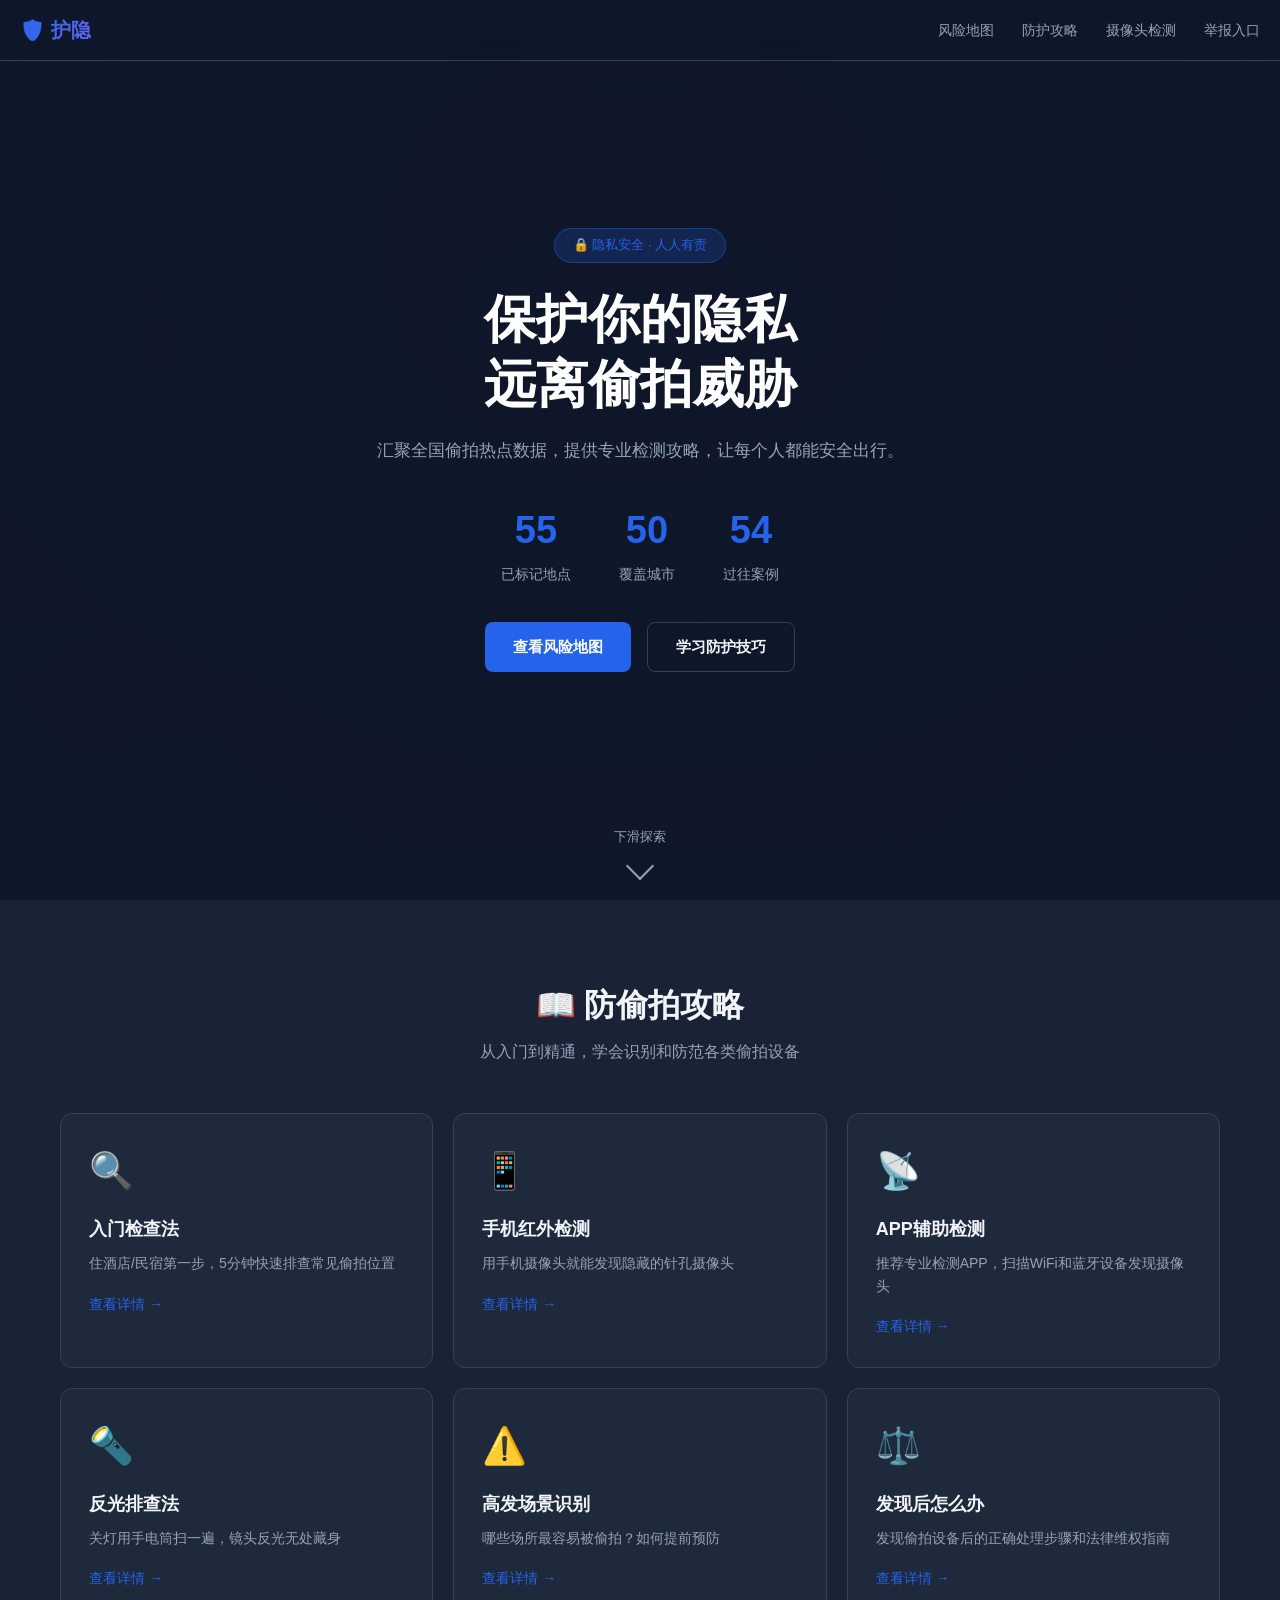
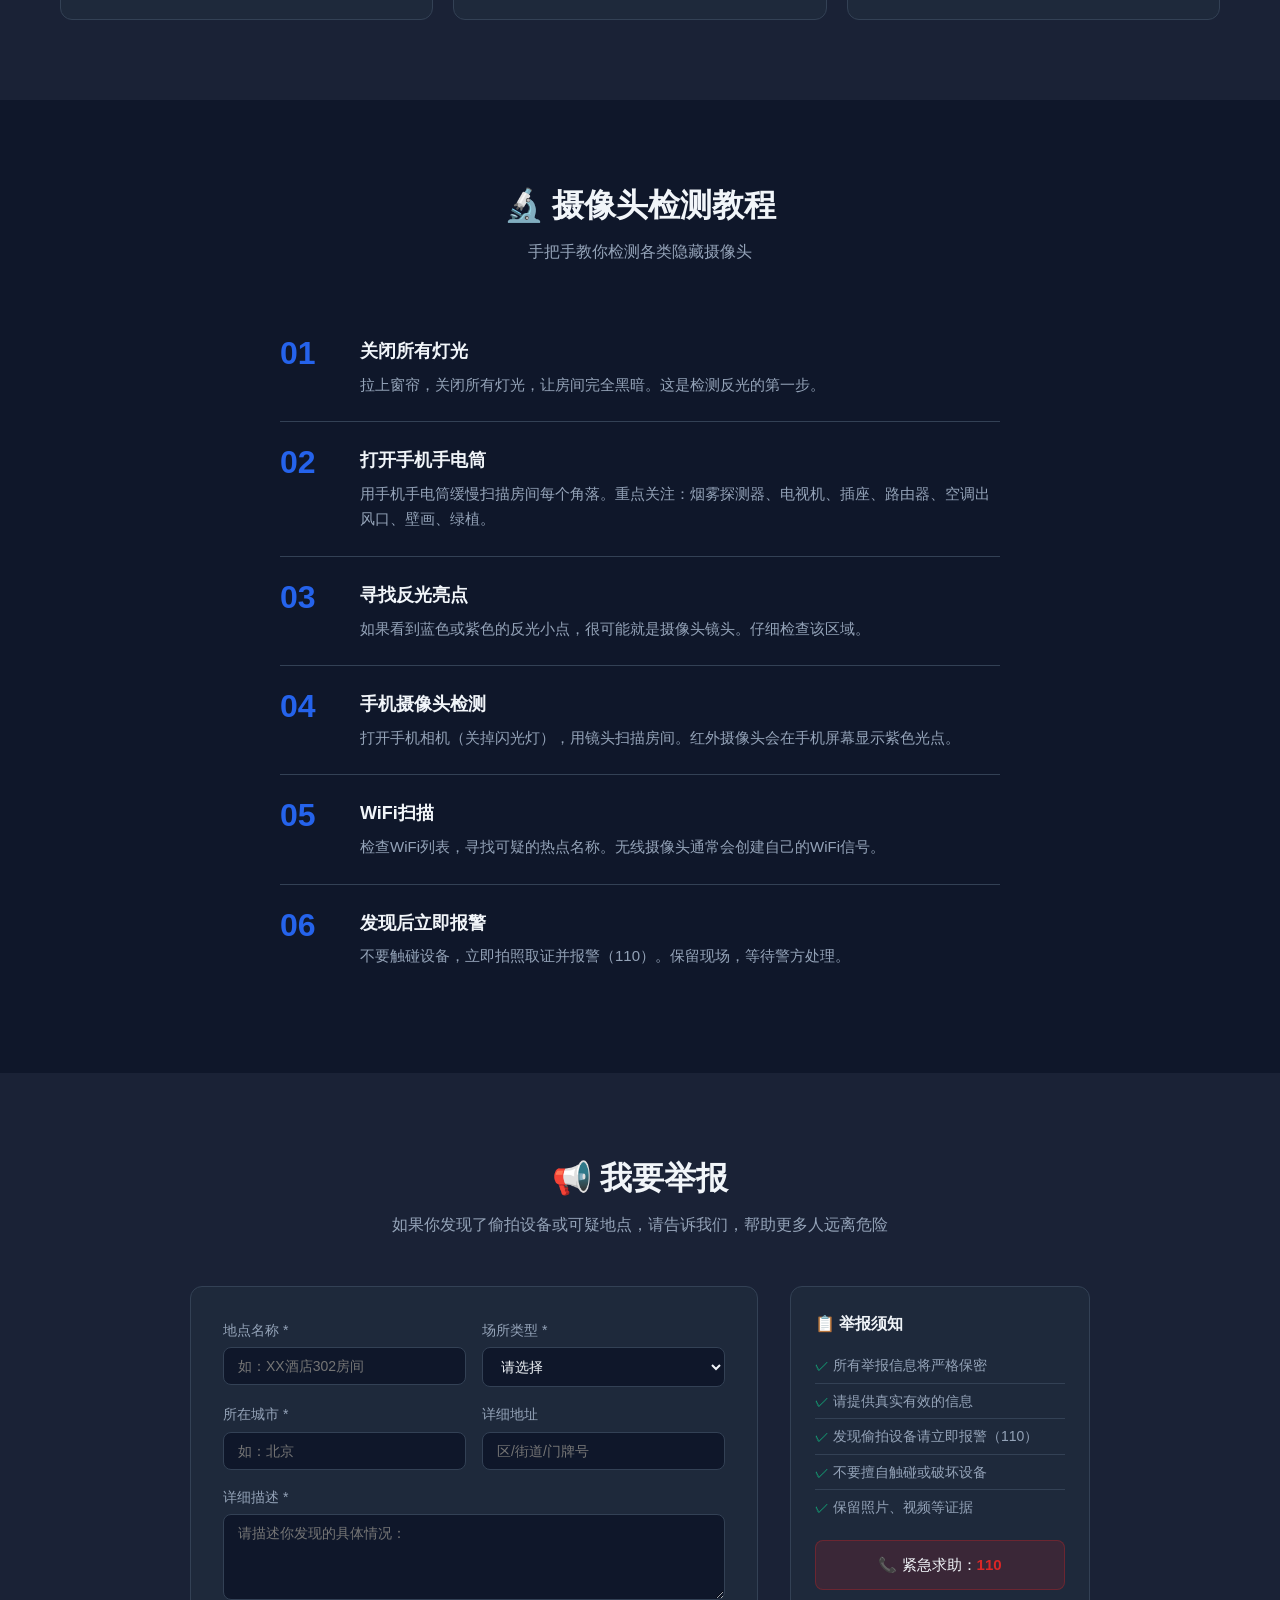
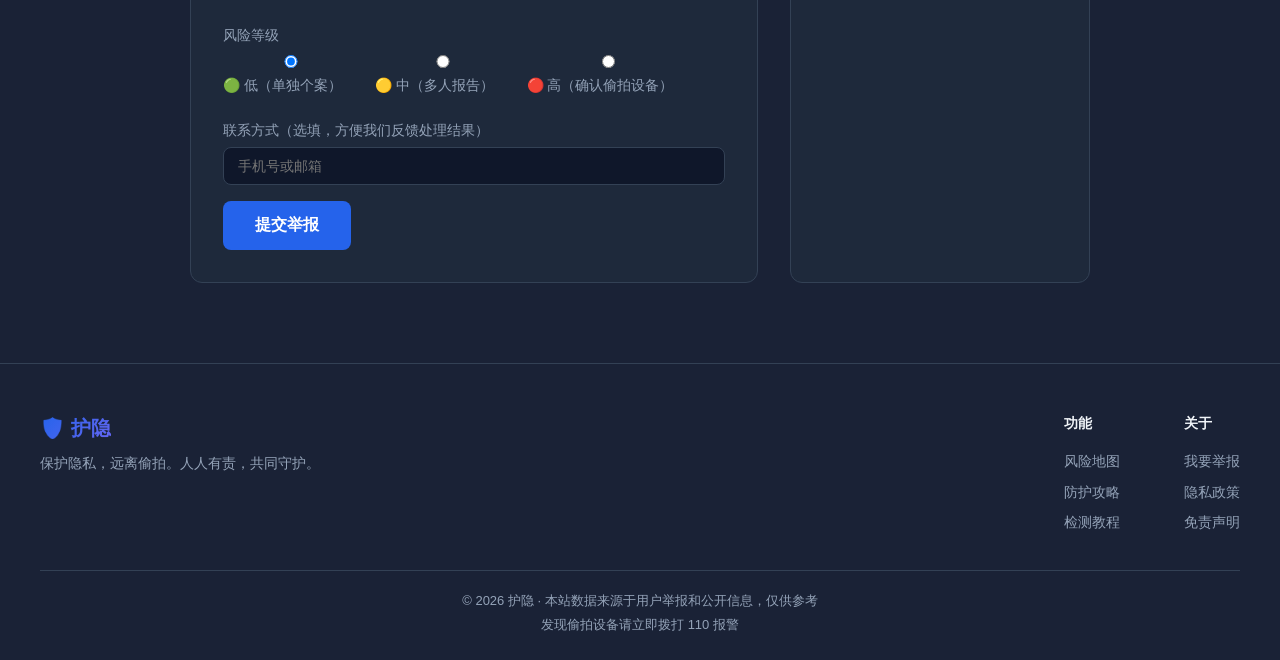
<file: index.html>
<!DOCTYPE html>
<html lang="zh-CN">
<head>
<meta charset="UTF-8">
<meta name="viewport" content="width=device-width, initial-scale=1.0">
<title>护隐 - 防偷拍安全助手</title>
<link rel="stylesheet" href="https://cdn.bootcdn.net/ajax/libs/leaflet/1.9.4/leaflet.min.css" />
<link rel="stylesheet" href="css/style.css">
</head>
<body>

<!-- 导航栏 -->
<nav class="navbar" id="navbar">
  <div class="nav-inner">
    <a href="#" class="logo" id="navLogo">🛡️ 护隐</a>
    <div class="nav-links">
      <a href="#" id="navMapBtn">风险地图</a>
      <a href="#guides">防护攻略</a>
      <a href="#check">摄像头检测</a>
      <a href="#report">举报入口</a>
    </div>
    <button class="hamburger" id="hamburger">☰</button>
  </div>
</nav>
<div class="mobile-menu" id="mobileMenu">
  <a href="#" class="mobile-map-trigger">风险地图</a>
  <a href="#guides">防护攻略</a>
  <a href="#check">摄像头检测</a>
  <a href="#report">举报入口</a>
</div>

<!-- 地图 + Hero 融合区域 -->
<section class="map-hero" id="mapHero">
  <!-- 地图层 -->
  <div class="map-hero-bg" id="map"></div>

  <!-- Hero 标题覆盖层 -->
  <div class="map-hero-overlay" id="heroOverlay">
    <div class="hero-content">
      <div class="hero-badge">🔒 隐私安全 · 人人有责</div>
      <h1>
        <span class="hl-word">保护你的隐私</span>
        <span class="hl-word">远离偷拍威胁</span>
      </h1>
      <p>汇聚全国偷拍热点数据，提供专业检测攻略，让每个人都能安全出行。</p>
      <div class="hero-stats">
        <div class="stat-item">
          <span class="stat-num" data-count="55">0</span>
          <span class="stat-label">已标记地点</span>
        </div>
        <div class="stat-item">
          <span class="stat-num" data-count="50">0</span>
          <span class="stat-label">覆盖城市</span>
        </div>
        <div class="stat-item">
          <span class="stat-num" data-count="54">0</span>
          <span class="stat-label">过往案例</span>
        </div>
      </div>
      <div class="hero-btns">
        <button class="btn btn-primary" id="exploreMapBtn">查看风险地图</button>
        <a href="#guides" class="btn btn-outline">学习防护技巧</a>
      </div>
    </div>
    <!-- 下滑提示 -->
    <div class="scroll-hint" id="scrollHint">
      <span>下滑探索</span>
      <div class="scroll-arrow"></div>
    </div>
  </div>

  <!-- 地图控件区（初始隐藏，消散后显示） -->
  <div class="map-controls-bar" id="mapControlsBar">
    <div class="map-search">
      <input type="text" id="mapSearch" placeholder="搜索城市或地点..." />
    </div>
    <div class="map-filters">
      <button class="filter-btn active" data-type="all">全部</button>
      <button class="filter-btn" data-type="酒店">酒店</button>
      <button class="filter-btn" data-type="民宿">民宿</button>
      <button class="filter-btn" data-type="公厕">公厕</button>
      <button class="filter-btn" data-type="试衣间">试衣间</button>
      <button class="filter-btn" data-type="浴室">浴室/温泉</button>
      <button class="filter-btn" data-type="出租屋">出租屋</button>
    </div>
    <div class="map-legend">
      <span class="legend-dot high"></span> 高风险
      <span class="legend-dot medium"></span> 关注
      <span class="legend-dot safe"></span> 疑似
      <span class="legend-cross"></span> 案例
    </div>
  </div>
</section>

<!-- 防护攻略 -->
<section class="section section-alt" id="guides">
  <div class="section-header">
    <h2>📖 防偷拍攻略</h2>
    <p>从入门到精通，学会识别和防范各类偷拍设备</p>
  </div>
  <div class="guide-grid">
    <div class="guide-card" onclick="openGuide('入门检查')">
      <div class="guide-icon">🔍</div>
      <h3>入门检查法</h3>
      <p>住酒店/民宿第一步，5分钟快速排查常见偷拍位置</p>
      <span class="guide-link">查看详情 →</span>
    </div>
    <div class="guide-card" onclick="openGuide('红外检测')">
      <div class="guide-icon">📱</div>
      <h3>手机红外检测</h3>
      <p>用手机摄像头就能发现隐藏的针孔摄像头</p>
      <span class="guide-link">查看详情 →</span>
    </div>
    <div class="guide-card" onclick="openGuide('APP检测')">
      <div class="guide-icon">📡</div>
      <h3>APP辅助检测</h3>
      <p>推荐专业检测APP，扫描WiFi和蓝牙设备发现摄像头</p>
      <span class="guide-link">查看详情 →</span>
    </div>
    <div class="guide-card" onclick="openGuide('反光排查')">
      <div class="guide-icon">🔦</div>
      <h3>反光排查法</h3>
      <p>关灯用手电筒扫一遍，镜头反光无处藏身</p>
      <span class="guide-link">查看详情 →</span>
    </div>
    <div class="guide-card" onclick="openGuide('高发场景')">
      <div class="guide-icon">⚠️</div>
      <h3>高发场景识别</h3>
      <p>哪些场所最容易被偷拍？如何提前预防</p>
      <span class="guide-link">查看详情 →</span>
    </div>
    <div class="guide-card" onclick="openGuide('法律维权')">
      <div class="guide-icon">⚖️</div>
      <h3>发现后怎么办</h3>
      <p>发现偷拍设备后的正确处理步骤和法律维权指南</p>
      <span class="guide-link">查看详情 →</span>
    </div>
  </div>
</section>

<!-- 摄像头检测教程 -->
<section class="section" id="check">
  <div class="section-header">
    <h2>🔬 摄像头检测教程</h2>
    <p>手把手教你检测各类隐藏摄像头</p>
  </div>
  <div class="check-steps">
    <div class="check-step">
      <div class="step-num">01</div>
      <div class="step-content">
        <h3>关闭所有灯光</h3>
        <p>拉上窗帘，关闭所有灯光，让房间完全黑暗。这是检测反光的第一步。</p>
      </div>
    </div>
    <div class="check-step">
      <div class="step-num">02</div>
      <div class="step-content">
        <h3>打开手机手电筒</h3>
        <p>用手机手电筒缓慢扫描房间每个角落。重点关注：烟雾探测器、电视机、插座、路由器、空调出风口、壁画、绿植。</p>
      </div>
    </div>
    <div class="check-step">
      <div class="step-num">03</div>
      <div class="step-content">
        <h3>寻找反光亮点</h3>
        <p>如果看到蓝色或紫色的反光小点，很可能就是摄像头镜头。仔细检查该区域。</p>
      </div>
    </div>
    <div class="check-step">
      <div class="step-num">04</div>
      <div class="step-content">
        <h3>手机摄像头检测</h3>
        <p>打开手机相机（关掉闪光灯），用镜头扫描房间。红外摄像头会在手机屏幕显示紫色光点。</p>
      </div>
    </div>
    <div class="check-step">
      <div class="step-num">05</div>
      <div class="step-content">
        <h3>WiFi扫描</h3>
        <p>检查WiFi列表，寻找可疑的热点名称。无线摄像头通常会创建自己的WiFi信号。</p>
      </div>
    </div>
    <div class="check-step">
      <div class="step-num">06</div>
      <div class="step-content">
        <h3>发现后立即报警</h3>
        <p>不要触碰设备，立即拍照取证并报警（110）。保留现场，等待警方处理。</p>
      </div>
    </div>
  </div>
</section>

<!-- 举报入口 -->
<section class="section section-alt" id="report">
  <div class="section-header">
    <h2>📢 我要举报</h2>
    <p>如果你发现了偷拍设备或可疑地点，请告诉我们，帮助更多人远离危险</p>
  </div>
  <div class="report-container">
    <form class="report-form" id="reportForm" action="https://formspree.io/f/YOUR_FORM_ID" method="POST">
      <div class="form-row">
        <div class="form-group">
          <label>地点名称 *</label>
          <input type="text" name="地点名称" id="reportName" placeholder="如：XX酒店302房间" required>
        </div>
        <div class="form-group">
          <label>场所类型 *</label>
          <select name="场所类型" id="reportType" required>
            <option value="">请选择</option>
            <option value="酒店">酒店</option>
            <option value="民宿">民宿</option>
            <option value="公厕">公共厕所</option>
            <option value="试衣间">试衣间</option>
            <option value="浴室">浴室/温泉</option>
            <option value="出租屋">出租屋</option>
            <option value="其他">其他</option>
          </select>
        </div>
      </div>
      <div class="form-row">
        <div class="form-group">
          <label>所在城市 *</label>
          <input type="text" name="所在城市" id="reportCity" placeholder="如：北京" required>
        </div>
        <div class="form-group">
          <label>详细地址</label>
          <input type="text" name="详细地址" id="reportAddress" placeholder="区/街道/门牌号">
        </div>
      </div>
      <div class="form-group">
        <label>详细描述 *</label>
        <textarea name="详细描述" id="reportDesc" rows="4" placeholder="请描述你发现的具体情况：" required></textarea>
      </div>
      <div class="form-group">
        <label>风险等级</label>
        <div class="risk-selector">
          <label class="risk-option"><input type="radio" name="risk" value="低" checked> 🟢 低（单独个案）</label>
          <label class="risk-option"><input type="radio" name="risk" value="中"> 🟡 中（多人报告）</label>
          <label class="risk-option"><input type="radio" name="risk" value="高"> 🔴 高（确认偷拍设备）</label>
        </div>
      </div>
      <div class="form-group">
        <label>联系方式（选填，方便我们反馈处理结果）</label>
        <input type="text" name="联系方式" id="reportContact" placeholder="手机号或邮箱">
      </div>
      <button type="submit" class="btn btn-primary btn-lg">提交举报</button>
    </form>
    <div class="report-info">
      <h3>📋 举报须知</h3>
      <ul>
        <li>所有举报信息将严格保密</li>
        <li>请提供真实有效的信息</li>
        <li>发现偷拍设备请立即报警（110）</li>
        <li>不要擅自触碰或破坏设备</li>
        <li>保留照片、视频等证据</li>
      </ul>
      <div class="emergency-call">📞 紧急求助：<strong>110</strong></div>
    </div>
  </div>
</section>

<!-- 详情弹窗 -->
<div class="modal-overlay" id="modalOverlay">
  <div class="modal" id="guideModal">
    <button class="modal-close" onclick="closeModal()">✕</button>
    <div class="modal-body" id="modalContent"></div>
  </div>
</div>

<!-- 页脚 -->
<footer class="footer">
  <div class="footer-content">
    <div class="footer-brand">
      <span class="logo">🛡️ 护隐</span>
      <p>保护隐私，远离偷拍。人人有责，共同守护。</p>
    </div>
    <div class="footer-links">
      <div class="footer-col">
        <h4>功能</h4>
        <a href="#" class="footer-map-trigger">风险地图</a>
        <a href="#guides">防护攻略</a>
        <a href="#check">检测教程</a>
      </div>
      <div class="footer-col">
        <h4>关于</h4>
        <a href="#report">我要举报</a>
        <a href="#">隐私政策</a>
        <a href="#">免责声明</a>
      </div>
    </div>
  </div>
  <div class="footer-bottom">
    <p>© 2026 护隐 · 本站数据来源于用户举报和公开信息，仅供参考</p>
    <p>发现偷拍设备请立即拨打 110 报警</p>
  </div>
</footer>

<script src="https://cdn.bootcdn.net/ajax/libs/leaflet/1.9.4/leaflet.min.js"></script>
<script src="data/locations.js"></script>
<script src="data/cases.js"></script>
<script src="js/app.js"></script>
</body>
</html>
</file>
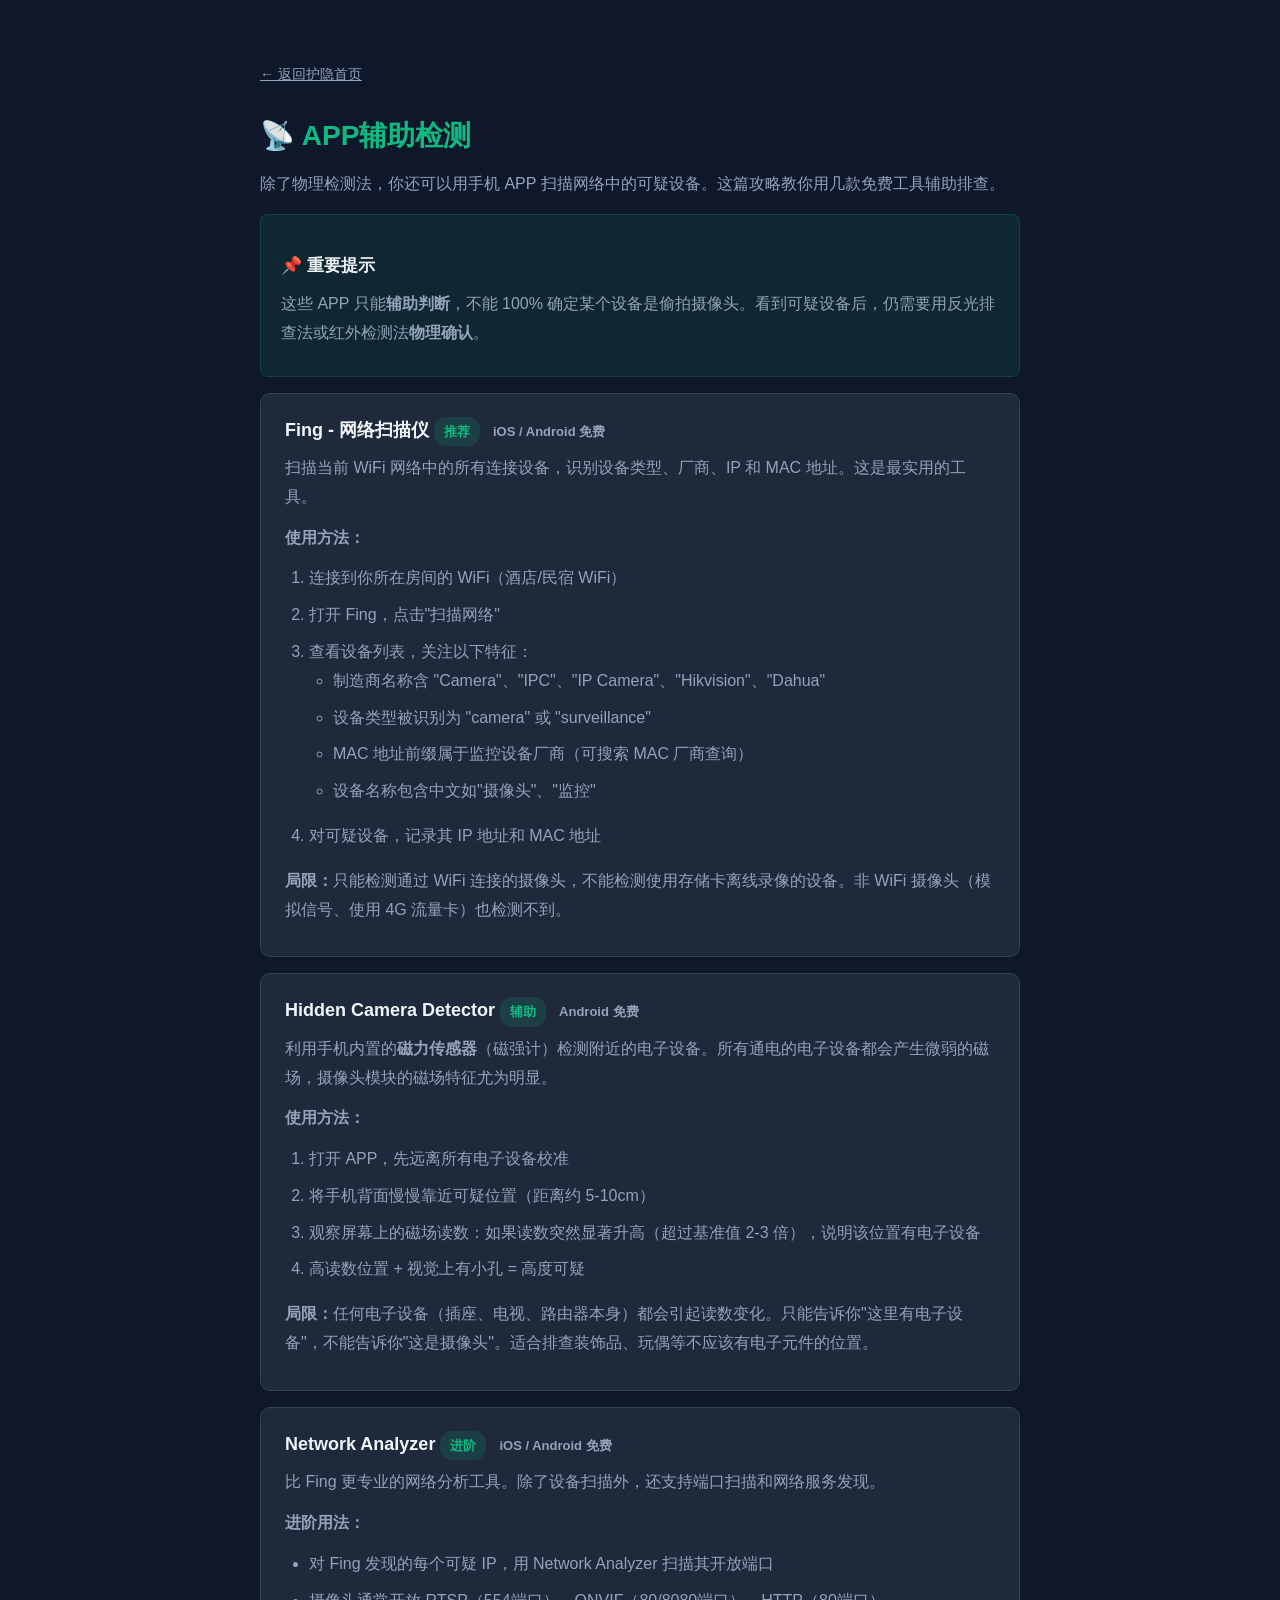
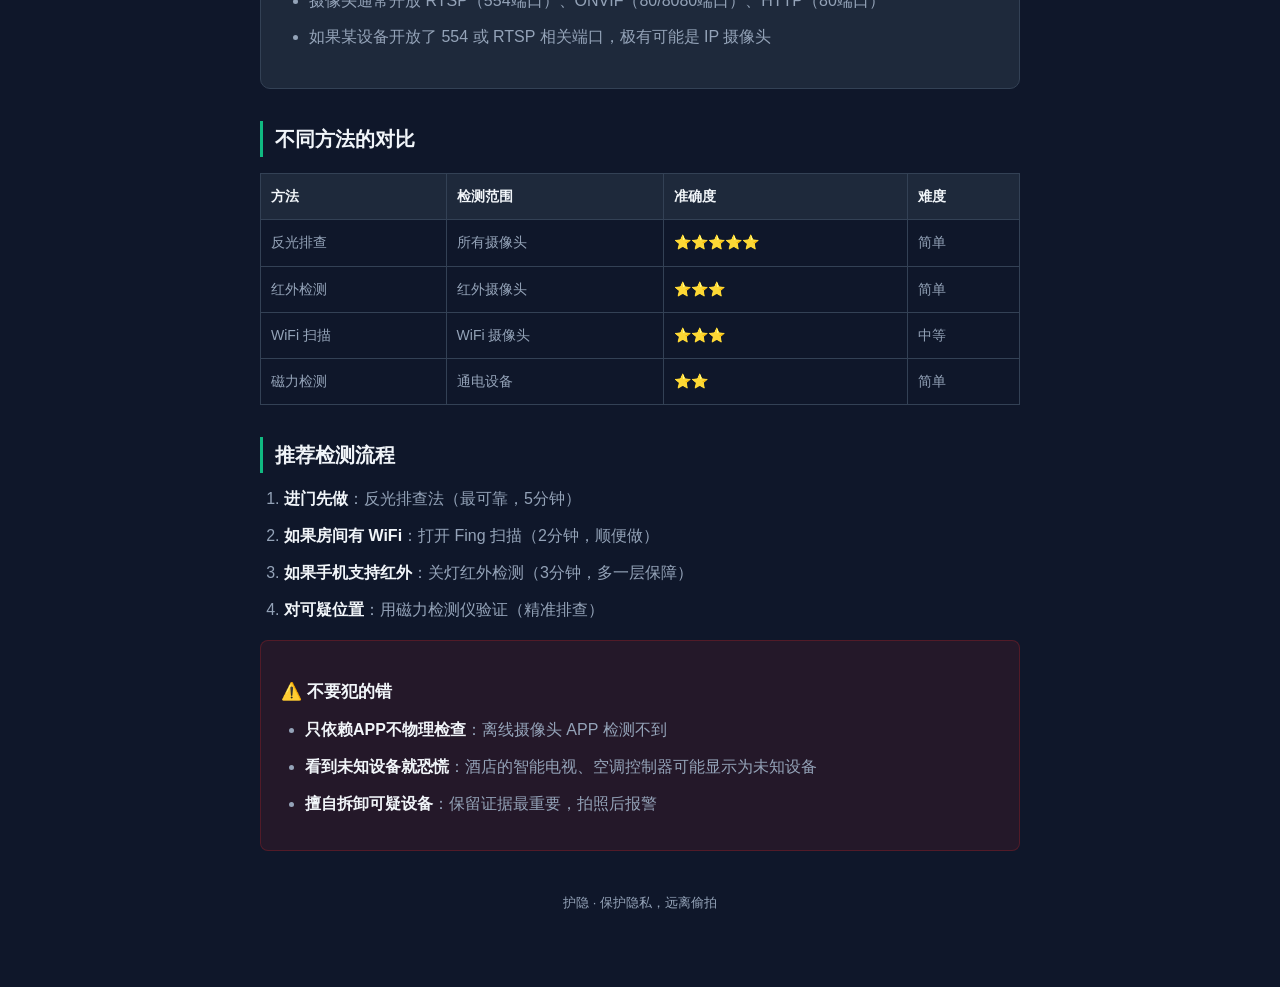
<file: guides/app-detect.html>
<!DOCTYPE html>
<html lang="zh-CN">
<head>
<meta charset="UTF-8">
<meta name="viewport" content="width=device-width, initial-scale=1.0">
<title>APP辅助检测 - 护隐防偷拍攻略</title>
<style>:root{--bg:#0f172a;--card:#1e293b;--text:#f1f5f9;--text2:#94a3b8;--border:#334155;--primary:#2563eb;--success:#10b981}*{box-sizing:border-box;margin:0;padding:0}body{font-family:-apple-system,BlinkMacSystemFont,"Segoe UI",Roboto,sans-serif;background:var(--bg);color:var(--text);line-height:1.8;padding:20px}.container{max-width:800px;margin:0 auto;padding:40px 20px}h1{font-size:28px;margin-bottom:8px;color:var(--success)}h2{font-size:20px;margin:32px 0 12px;padding-left:12px;border-left:3px solid var(--success)}h3{font-size:17px;margin:20px 0 8px}p{color:var(--text2);margin-bottom:12px}ul,ol{color:var(--text2);padding-left:24px;margin-bottom:16px}li{margin-bottom:8px}li strong{color:var(--text)}.app-card{background:var(--card);border:1px solid var(--border);border-radius:10px;padding:20px 24px;margin:16px 0}.app-card h3{font-size:18px;margin:0 0 8px}.app-card .score{display:inline-block;background:rgba(16,185,129,0.15);color:var(--success);padding:3px 10px;border-radius:12px;font-size:13px;font-weight:600}.app-card .platform{font-size:13px;color:var(--text2);margin-left:8px}.highlight{background:rgba(16,185,129,0.1);border:1px solid rgba(16,185,129,0.2);border-radius:8px;padding:16px 20px;margin:16px 0}.warning{background:rgba(220,38,38,0.1);border:1px solid rgba(220,38,38,0.25);border-radius:8px;padding:16px 20px;margin:16px 0}.back{display:inline-block;margin-bottom:24px;color:var(--text2);font-size:14px}.back:hover{color:var(--text)}@media print{body{background:#fff;color:#000}.container{max-width:100%}}</style>
</head>
<body>
<div class="container">
<a href="../index.html" class="back">← 返回护隐首页</a>
<h1>📡 APP辅助检测</h1>
<p>除了物理检测法，你还可以用手机 APP 扫描网络中的可疑设备。这篇攻略教你用几款免费工具辅助排查。</p>

<div class="highlight">
<h3>📌 重要提示</h3>
<p>这些 APP 只能<strong>辅助判断</strong>，不能 100% 确定某个设备是偷拍摄像头。看到可疑设备后，仍需要用反光排查法或红外检测法<strong>物理确认</strong>。</p>
</div>

<div class="app-card">
<h3>Fing - 网络扫描仪 <span class="score">推荐</span> <span class="platform">iOS / Android 免费</span></h3>
<p>扫描当前 WiFi 网络中的所有连接设备，识别设备类型、厂商、IP 和 MAC 地址。这是最实用的工具。</p>
<p><strong>使用方法：</strong></p>
<ol>
<li>连接到你所在房间的 WiFi（酒店/民宿 WiFi）</li>
<li>打开 Fing，点击"扫描网络"</li>
<li>查看设备列表，关注以下特征：
  <ul>
    <li>制造商名称含 "Camera"、"IPC"、"IP Camera"、"Hikvision"、"Dahua"</li>
    <li>设备类型被识别为 "camera" 或 "surveillance"</li>
    <li>MAC 地址前缀属于监控设备厂商（可搜索 MAC 厂商查询）</li>
    <li>设备名称包含中文如"摄像头"、"监控"</li>
  </ul>
</li>
<li>对可疑设备，记录其 IP 地址和 MAC 地址</li>
</ol>
<p><strong>局限：</strong>只能检测通过 WiFi 连接的摄像头，不能检测使用存储卡离线录像的设备。非 WiFi 摄像头（模拟信号、使用 4G 流量卡）也检测不到。</p>
</div>

<div class="app-card">
<h3>Hidden Camera Detector <span class="score">辅助</span> <span class="platform">Android 免费</span></h3>
<p>利用手机内置的<strong>磁力传感器</strong>（磁强计）检测附近的电子设备。所有通电的电子设备都会产生微弱的磁场，摄像头模块的磁场特征尤为明显。</p>
<p><strong>使用方法：</strong></p>
<ol>
<li>打开 APP，先远离所有电子设备校准</li>
<li>将手机背面慢慢靠近可疑位置（距离约 5-10cm）</li>
<li>观察屏幕上的磁场读数：如果读数突然显著升高（超过基准值 2-3 倍），说明该位置有电子设备</li>
<li>高读数位置 + 视觉上有小孔 = 高度可疑</li>
</ol>
<p><strong>局限：</strong>任何电子设备（插座、电视、路由器本身）都会引起读数变化。只能告诉你"这里有电子设备"，不能告诉你"这是摄像头"。适合排查装饰品、玩偶等不应该有电子元件的位置。</p>
</div>

<div class="app-card">
<h3>Network Analyzer <span class="score">进阶</span> <span class="platform">iOS / Android 免费</span></h3>
<p>比 Fing 更专业的网络分析工具。除了设备扫描外，还支持端口扫描和网络服务发现。</p>
<p><strong>进阶用法：</strong></p>
<ul>
<li>对 Fing 发现的每个可疑 IP，用 Network Analyzer 扫描其开放端口</li>
<li>摄像头通常开放 RTSP（554端口）、ONVIF（80/8080端口）、HTTP（80端口）</li>
<li>如果某设备开放了 554 或 RTSP 相关端口，极有可能是 IP 摄像头</li>
</ul>
</div>

<h2>不同方法的对比</h2>
<table style="width:100%;border-collapse:collapse;margin:16px 0;font-size:14px;">
<tr style="background:var(--card);"><th style="padding:10px;text-align:left;border:1px solid var(--border);">方法</th><th style="padding:10px;text-align:left;border:1px solid var(--border);">检测范围</th><th style="padding:10px;text-align:left;border:1px solid var(--border);">准确度</th><th style="padding:10px;text-align:left;border:1px solid var(--border);">难度</th></tr>
<tr><td style="padding:10px;border:1px solid var(--border);color:var(--text2);">反光排查</td><td style="padding:10px;border:1px solid var(--border);color:var(--text2);">所有摄像头</td><td style="padding:10px;border:1px solid var(--border);color:var(--success);">⭐⭐⭐⭐⭐</td><td style="padding:10px;border:1px solid var(--border);color:var(--text2);">简单</td></tr>
<tr><td style="padding:10px;border:1px solid var(--border);color:var(--text2);">红外检测</td><td style="padding:10px;border:1px solid var(--border);color:var(--text2);">红外摄像头</td><td style="padding:10px;border:1px solid var(--border);color:var(--text2);">⭐⭐⭐</td><td style="padding:10px;border:1px solid var(--border);color:var(--text2);">简单</td></tr>
<tr><td style="padding:10px;border:1px solid var(--border);color:var(--text2);">WiFi 扫描</td><td style="padding:10px;border:1px solid var(--border);color:var(--text2);">WiFi 摄像头</td><td style="padding:10px;border:1px solid var(--border);color:var(--text2);">⭐⭐⭐</td><td style="padding:10px;border:1px solid var(--border);color:var(--text2);">中等</td></tr>
<tr><td style="padding:10px;border:1px solid var(--border);color:var(--text2);">磁力检测</td><td style="padding:10px;border:1px solid var(--border);color:var(--text2);">通电设备</td><td style="padding:10px;border:1px solid var(--border);color:var(--text2);">⭐⭐</td><td style="padding:10px;border:1px solid var(--border);color:var(--text2);">简单</td></tr>
</table>

<h2>推荐检测流程</h2>
<ol>
<li><strong>进门先做</strong>：反光排查法（最可靠，5分钟）</li>
<li><strong>如果房间有 WiFi</strong>：打开 Fing 扫描（2分钟，顺便做）</li>
<li><strong>如果手机支持红外</strong>：关灯红外检测（3分钟，多一层保障）</li>
<li><strong>对可疑位置</strong>：用磁力检测仪验证（精准排查）</li>
</ol>

<div class="warning">
<h3>⚠️ 不要犯的错</h3>
<ul>
<li><strong>只依赖APP不物理检查</strong>：离线摄像头 APP 检测不到</li>
<li><strong>看到未知设备就恐慌</strong>：酒店的智能电视、空调控制器可能显示为未知设备</li>
<li><strong>擅自拆卸可疑设备</strong>：保留证据最重要，拍照后报警</li>
</ul>
</div>

<p style="margin-top:40px;text-align:center;color:var(--text2);font-size:13px;">护隐 · 保护隐私，远离偷拍</p>
</div>
</body>
</html>
</file>
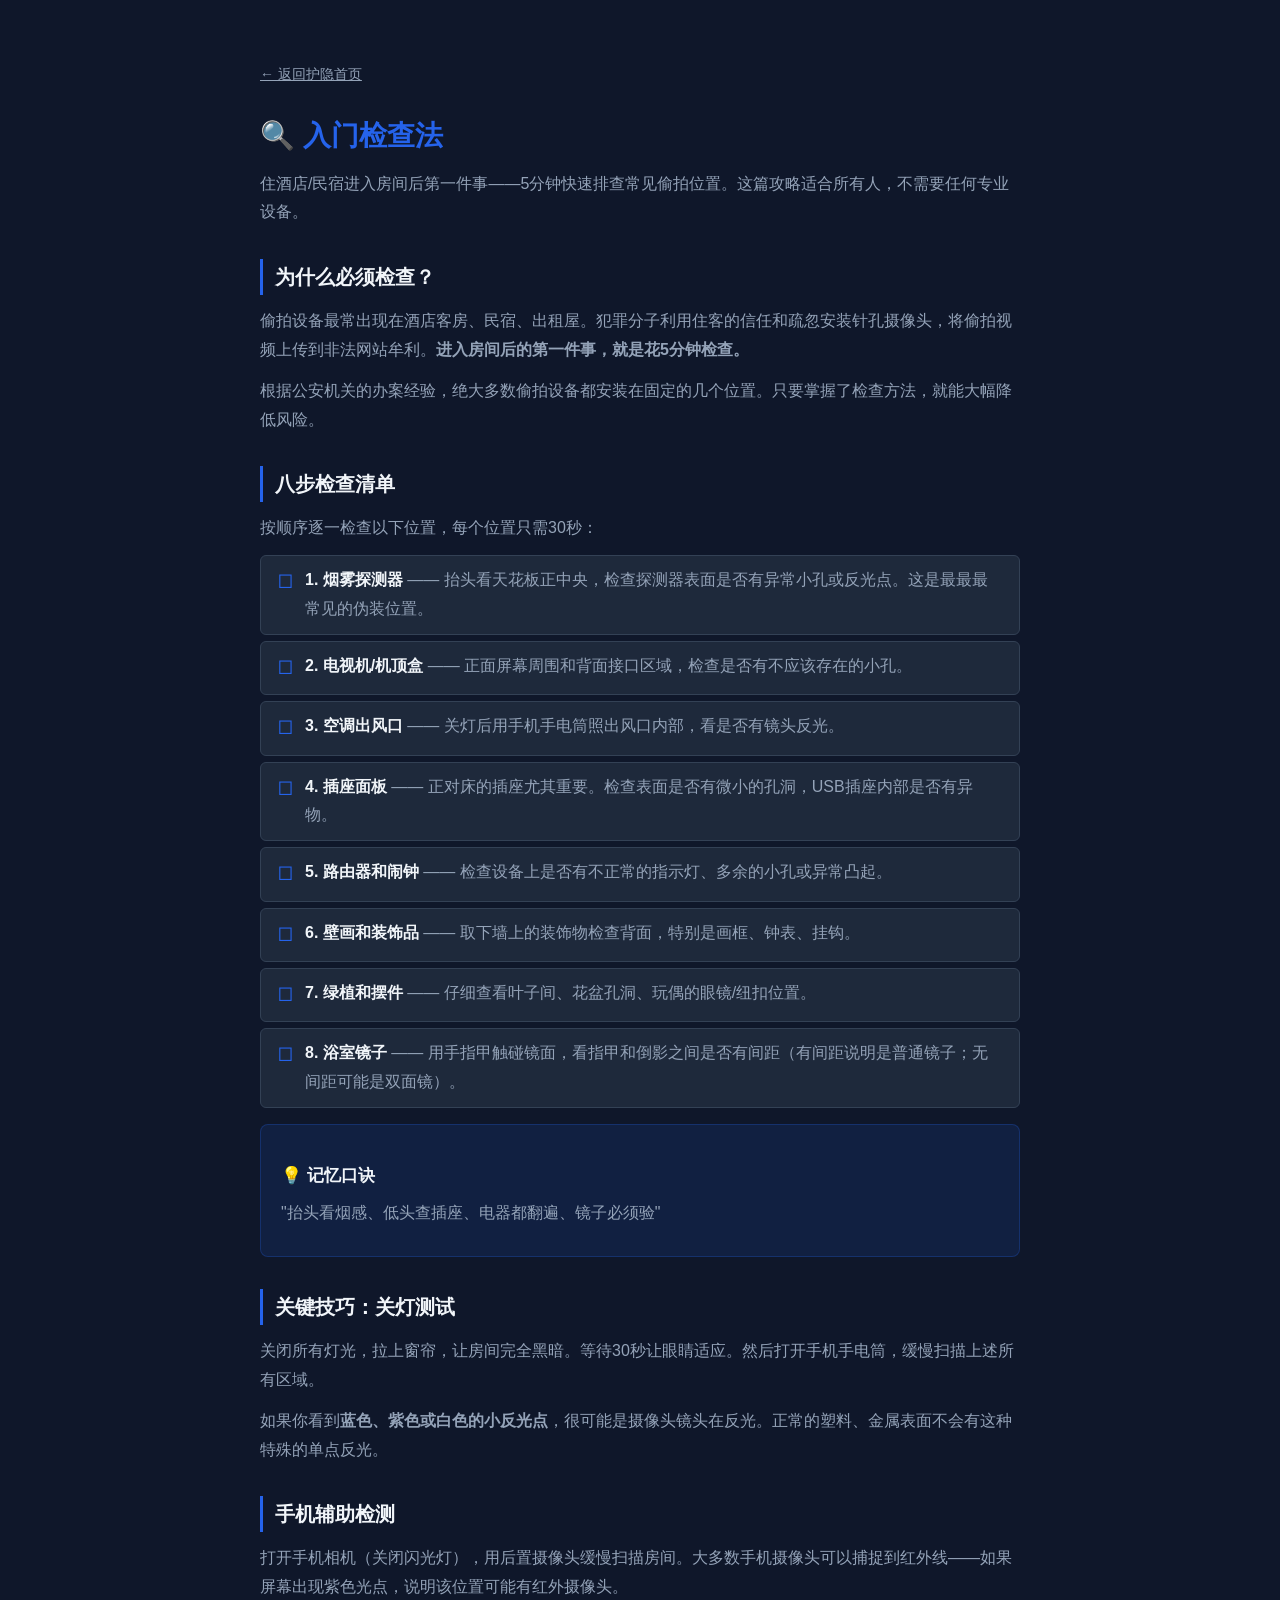
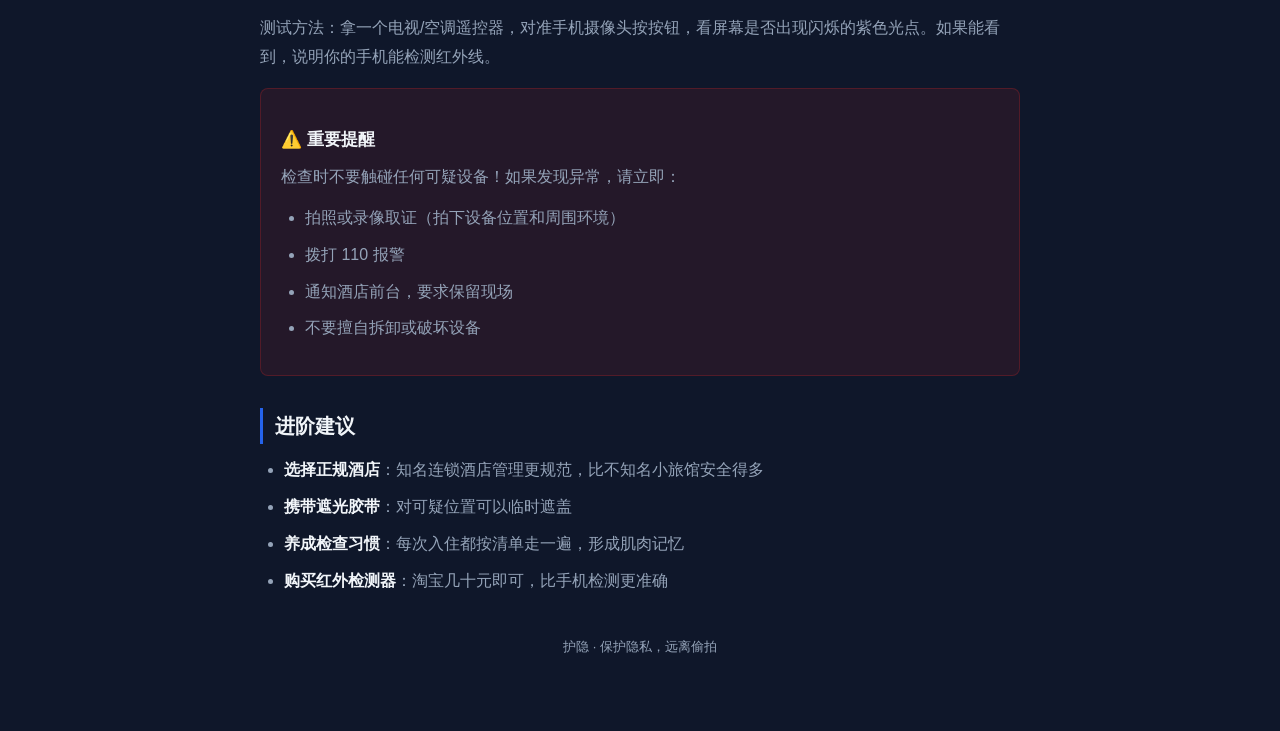
<file: guides/entry-check.html>
<!DOCTYPE html>
<html lang="zh-CN">
<head>
<meta charset="UTF-8">
<meta name="viewport" content="width=device-width, initial-scale=1.0">
<title>入门检查法 - 护隐防偷拍攻略</title>
<style>
  :root { --bg:#0f172a; --card:#1e293b; --text:#f1f5f9; --text2:#94a3b8; --border:#334155; --primary:#2563eb; }
  * { box-sizing:border-box; margin:0; padding:0; }
  body { font-family:-apple-system,BlinkMacSystemFont,"Segoe UI",Roboto,sans-serif; background:var(--bg); color:var(--text); line-height:1.8; padding:20px; }
  .container { max-width:800px; margin:0 auto; padding:40px 20px; }
  h1 { font-size:28px; margin-bottom:8px; color:var(--primary); }
  h2 { font-size:20px; margin:32px 0 12px; padding-left:12px; border-left:3px solid var(--primary); }
  h3 { font-size:17px; margin:20px 0 8px; }
  p { color:var(--text2); margin-bottom:12px; }
  ul,ol { color:var(--text2); padding-left:24px; margin-bottom:16px; }
  li { margin-bottom:8px; }
  li strong { color:var(--text); }
  .highlight { background:rgba(37,99,235,0.12); border:1px solid rgba(37,99,235,0.25); border-radius:8px; padding:16px 20px; margin:16px 0; }
  .warning { background:rgba(220,38,38,0.1); border:1px solid rgba(220,38,38,0.25); border-radius:8px; padding:16px 20px; margin:16px 0; }
  .back { display:inline-block; margin-bottom:24px; color:var(--text2); font-size:14px; }
  .back:hover { color:var(--text); }
  .checklist { list-style:none; padding:0; }
  .checklist li { padding:10px 16px; margin:6px 0; background:var(--card); border-radius:6px; border:1px solid var(--border); display:flex; align-items:flex-start; gap:10px; }
  .checklist li::before { content:"☐"; font-size:18px; color:var(--primary); flex-shrink:0; }
  @media print { body { background:#fff; color:#000; } .container { max-width:100%; } }
</style>
</head>
<body>
<div class="container">
  <a href="../index.html" class="back">← 返回护隐首页</a>
  <h1>🔍 入门检查法</h1>
  <p>住酒店/民宿进入房间后第一件事——5分钟快速排查常见偷拍位置。这篇攻略适合所有人，不需要任何专业设备。</p>

  <h2>为什么必须检查？</h2>
  <p>偷拍设备最常出现在酒店客房、民宿、出租屋。犯罪分子利用住客的信任和疏忽安装针孔摄像头，将偷拍视频上传到非法网站牟利。<strong>进入房间后的第一件事，就是花5分钟检查。</strong></p>
  <p>根据公安机关的办案经验，绝大多数偷拍设备都安装在固定的几个位置。只要掌握了检查方法，就能大幅降低风险。</p>

  <h2>八步检查清单</h2>
  <p>按顺序逐一检查以下位置，每个位置只需30秒：</p>
  <ol class="checklist">
    <li><span><strong>1. 烟雾探测器</strong> —— 抬头看天花板正中央，检查探测器表面是否有异常小孔或反光点。这是最最最常见的伪装位置。</span></li>
    <li><span><strong>2. 电视机/机顶盒</strong> —— 正面屏幕周围和背面接口区域，检查是否有不应该存在的小孔。</span></li>
    <li><span><strong>3. 空调出风口</strong> —— 关灯后用手机手电筒照出风口内部，看是否有镜头反光。</span></li>
    <li><span><strong>4. 插座面板</strong> —— 正对床的插座尤其重要。检查表面是否有微小的孔洞，USB插座内部是否有异物。</span></li>
    <li><span><strong>5. 路由器和闹钟</strong> —— 检查设备上是否有不正常的指示灯、多余的小孔或异常凸起。</span></li>
    <li><span><strong>6. 壁画和装饰品</strong> —— 取下墙上的装饰物检查背面，特别是画框、钟表、挂钩。</span></li>
    <li><span><strong>7. 绿植和摆件</strong> —— 仔细查看叶子间、花盆孔洞、玩偶的眼镜/纽扣位置。</span></li>
    <li><span><strong>8. 浴室镜子</strong> —— 用手指甲触碰镜面，看指甲和倒影之间是否有间距（有间距说明是普通镜子；无间距可能是双面镜）。</span></li>
  </ol>

  <div class="highlight">
    <h3>💡 记忆口诀</h3>
    <p>"抬头看烟感、低头查插座、电器都翻遍、镜子必须验"</p>
  </div>

  <h2>关键技巧：关灯测试</h2>
  <p>关闭所有灯光，拉上窗帘，让房间完全黑暗。等待30秒让眼睛适应。然后打开手机手电筒，缓慢扫描上述所有区域。</p>
  <p>如果你看到<strong>蓝色、紫色或白色的小反光点</strong>，很可能是摄像头镜头在反光。正常的塑料、金属表面不会有这种特殊的单点反光。</p>

  <h2>手机辅助检测</h2>
  <p>打开手机相机（关闭闪光灯），用后置摄像头缓慢扫描房间。大多数手机摄像头可以捕捉到红外线——如果屏幕出现紫色光点，说明该位置可能有红外摄像头。</p>
  <p>测试方法：拿一个电视/空调遥控器，对准手机摄像头按按钮，看屏幕是否出现闪烁的紫色光点。如果能看到，说明你的手机能检测红外线。</p>

  <div class="warning">
    <h3>⚠️ 重要提醒</h3>
    <p>检查时不要触碰任何可疑设备！如果发现异常，请立即：</p>
    <ul>
      <li>拍照或录像取证（拍下设备位置和周围环境）</li>
      <li>拨打 110 报警</li>
      <li>通知酒店前台，要求保留现场</li>
      <li>不要擅自拆卸或破坏设备</li>
    </ul>
  </div>

  <h2>进阶建议</h2>
  <ul>
    <li><strong>选择正规酒店</strong>：知名连锁酒店管理更规范，比不知名小旅馆安全得多</li>
    <li><strong>携带遮光胶带</strong>：对可疑位置可以临时遮盖</li>
    <li><strong>养成检查习惯</strong>：每次入住都按清单走一遍，形成肌肉记忆</li>
    <li><strong>购买红外检测器</strong>：淘宝几十元即可，比手机检测更准确</li>
  </ul>

  <p style="margin-top:40px;text-align:center;color:var(--text2);font-size:13px;">护隐 · 保护隐私，远离偷拍</p>
</div>
</body>
</html>
</file>
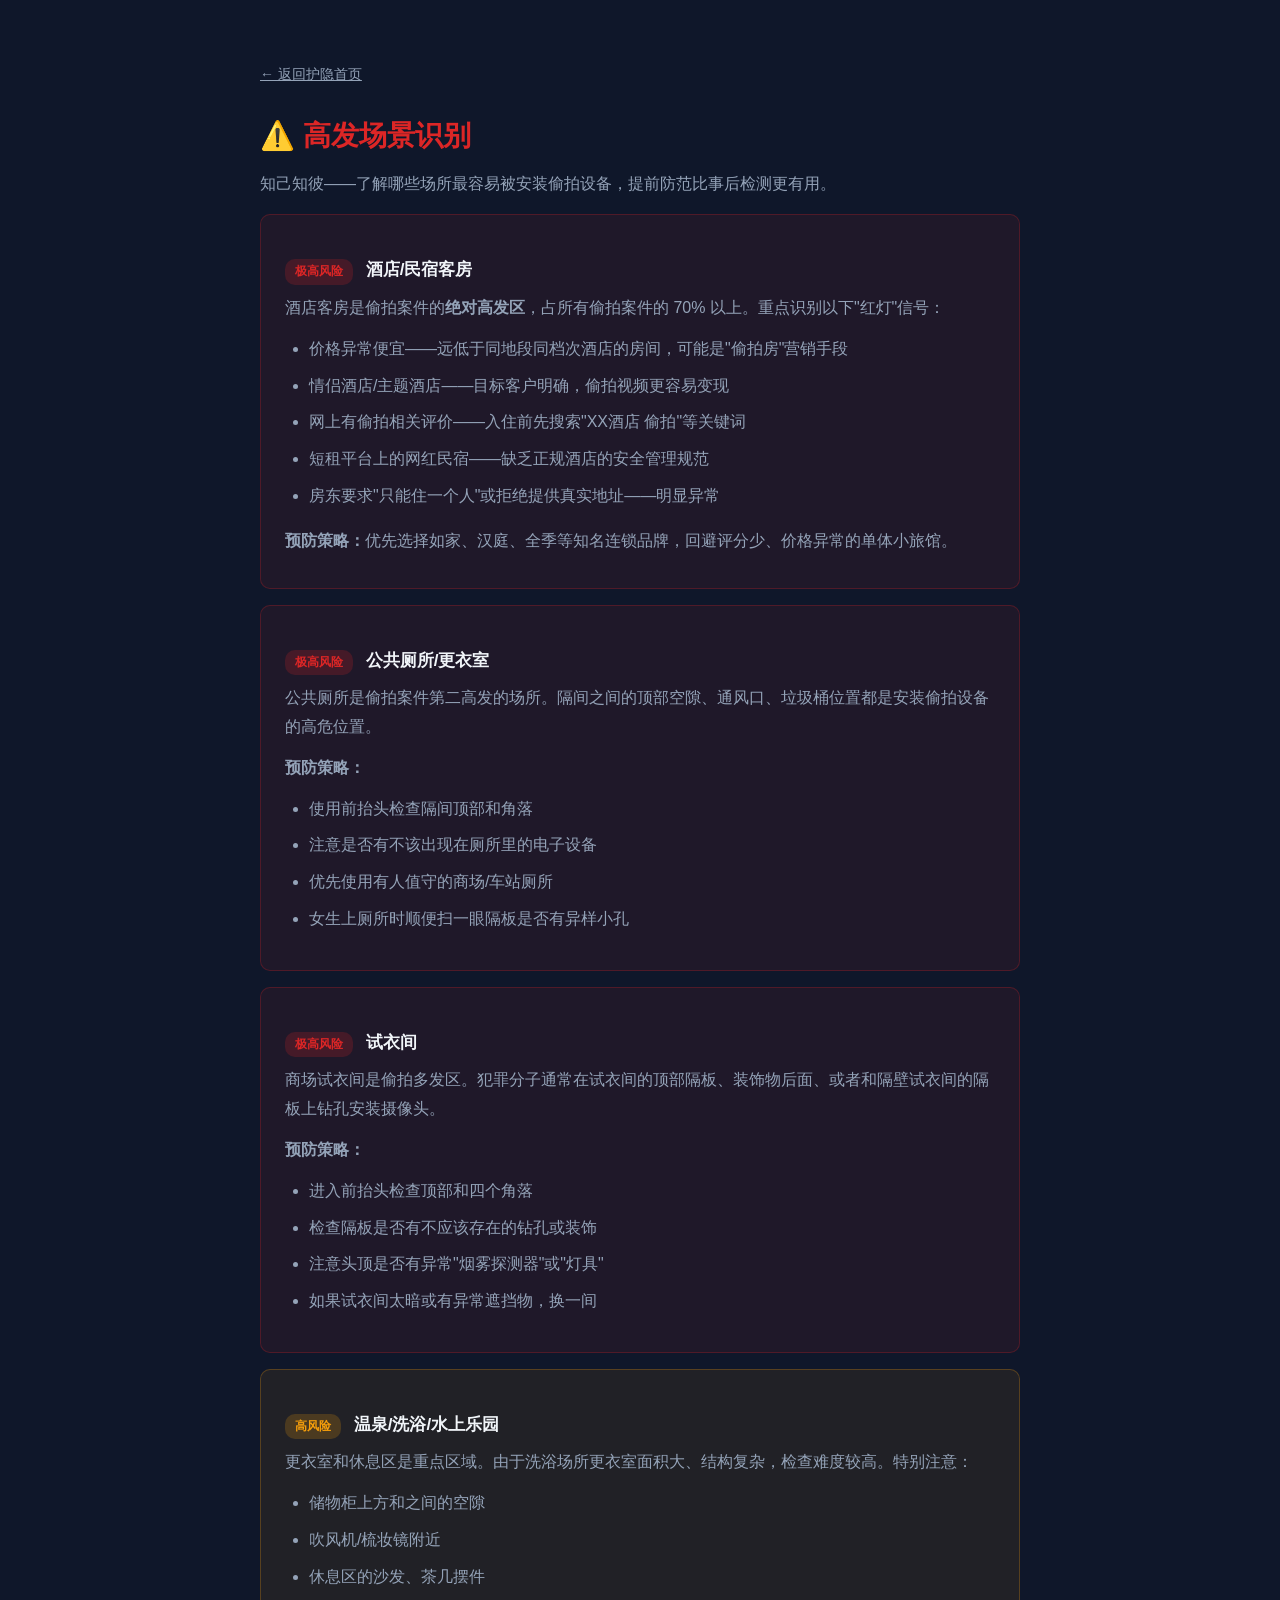
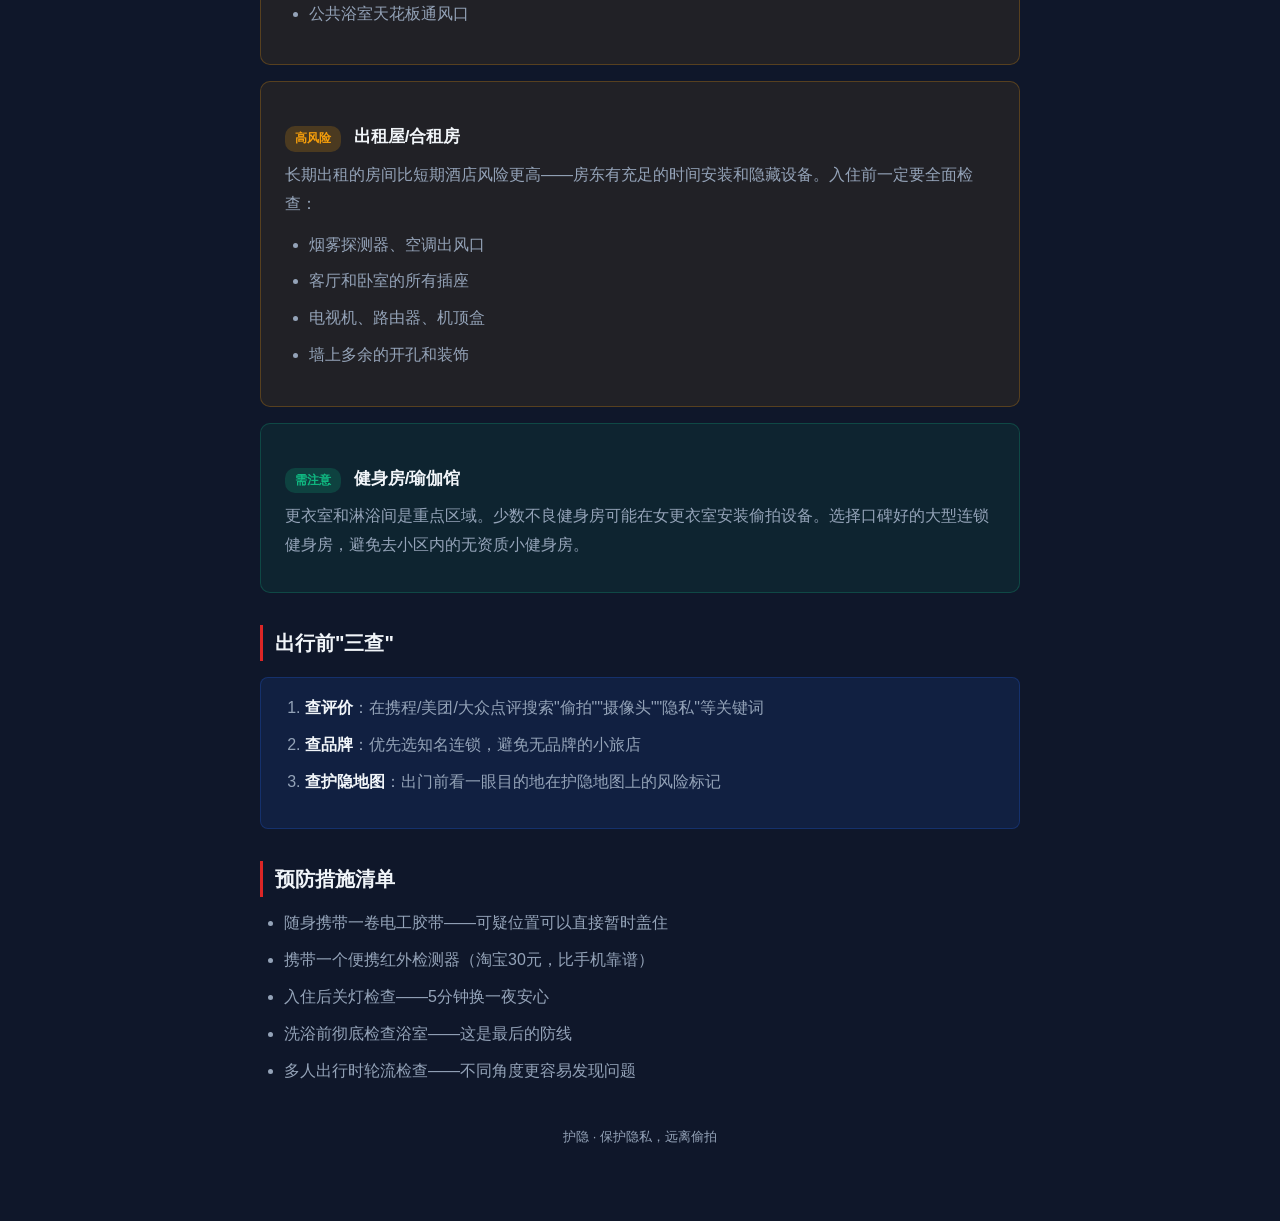
<file: guides/high-risk-scenes.html>
<!DOCTYPE html>
<html lang="zh-CN">
<head>
<meta charset="UTF-8">
<meta name="viewport" content="width=device-width, initial-scale=1.0">
<title>高发场景识别 - 护隐防偷拍攻略</title>
<style>:root{--bg:#0f172a;--card:#1e293b;--text:#f1f5f9;--text2:#94a3b8;--border:#334155;--danger:#dc2626;--warn:#f59e0b;--safe:#10b981}*{box-sizing:border-box;margin:0;padding:0}body{font-family:-apple-system,BlinkMacSystemFont,"Segoe UI",Roboto,sans-serif;background:var(--bg);color:var(--text);line-height:1.8;padding:20px}.container{max-width:800px;margin:0 auto;padding:40px 20px}h1{font-size:28px;margin-bottom:8px;color:var(--danger)}h2{font-size:20px;margin:32px 0 12px;padding-left:12px;border-left:3px solid var(--danger)}h3{font-size:17px;margin:20px 0 8px}p{color:var(--text2);margin-bottom:12px}ul,ol{color:var(--text2);padding-left:24px;margin-bottom:16px}li{margin-bottom:8px}li strong{color:var(--text)}.scene{border-radius:10px;padding:20px 24px;margin:16px 0;border:1px solid var(--border)}.scene-high{background:rgba(220,38,38,0.08);border-color:rgba(220,38,38,0.25)}.scene-mid{background:rgba(245,158,11,0.08);border-color:rgba(245,158,11,0.25)}.scene-low{background:rgba(16,185,129,0.08);border-color:rgba(16,185,129,0.25)}.badge{display:inline-block;padding:2px 10px;border-radius:10px;font-size:12px;font-weight:600;margin-right:8px}.badge-high{background:rgba(220,38,38,0.2);color:var(--danger)}.badge-mid{background:rgba(245,158,11,0.2);color:var(--warn)}.badge-low{background:rgba(16,185,129,0.2);color:var(--safe)}.highlight{background:rgba(37,99,235,0.12);border:1px solid rgba(37,99,235,0.25);border-radius:8px;padding:16px 20px;margin:16px 0}.back{display:inline-block;margin-bottom:24px;color:var(--text2);font-size:14px}.back:hover{color:var(--text)}@media print{body{background:#fff;color:#000}.container{max-width:100%}}</style>
</head>
<body>
<div class="container">
<a href="../index.html" class="back">← 返回护隐首页</a>
<h1>⚠️ 高发场景识别</h1>
<p>知己知彼——了解哪些场所最容易被安装偷拍设备，提前防范比事后检测更有用。</p>

<div class="scene scene-high">
<h3><span class="badge badge-high">极高风险</span> 酒店/民宿客房</h3>
<p>酒店客房是偷拍案件的<strong>绝对高发区</strong>，占所有偷拍案件的 70% 以上。重点识别以下"红灯"信号：</p>
<ul>
<li>价格异常便宜——远低于同地段同档次酒店的房间，可能是"偷拍房"营销手段</li>
<li>情侣酒店/主题酒店——目标客户明确，偷拍视频更容易变现</li>
<li>网上有偷拍相关评价——入住前先搜索"XX酒店 偷拍"等关键词</li>
<li>短租平台上的网红民宿——缺乏正规酒店的安全管理规范</li>
<li>房东要求"只能住一个人"或拒绝提供真实地址——明显异常</li>
</ul>
<p><strong>预防策略：</strong>优先选择如家、汉庭、全季等知名连锁品牌，回避评分少、价格异常的单体小旅馆。</p>
</div>

<div class="scene scene-high">
<h3><span class="badge badge-high">极高风险</span> 公共厕所/更衣室</h3>
<p>公共厕所是偷拍案件第二高发的场所。隔间之间的顶部空隙、通风口、垃圾桶位置都是安装偷拍设备的高危位置。</p>
<p><strong>预防策略：</strong></p>
<ul>
<li>使用前抬头检查隔间顶部和角落</li>
<li>注意是否有不该出现在厕所里的电子设备</li>
<li>优先使用有人值守的商场/车站厕所</li>
<li>女生上厕所时顺便扫一眼隔板是否有异样小孔</li>
</ul>
</div>

<div class="scene scene-high">
<h3><span class="badge badge-high">极高风险</span> 试衣间</h3>
<p>商场试衣间是偷拍多发区。犯罪分子通常在试衣间的顶部隔板、装饰物后面、或者和隔壁试衣间的隔板上钻孔安装摄像头。</p>
<p><strong>预防策略：</strong></p>
<ul>
<li>进入前抬头检查顶部和四个角落</li>
<li>检查隔板是否有不应该存在的钻孔或装饰</li>
<li>注意头顶是否有异常"烟雾探测器"或"灯具"</li>
<li>如果试衣间太暗或有异常遮挡物，换一间</li>
</ul>
</div>

<div class="scene scene-mid">
<h3><span class="badge badge-mid">高风险</span> 温泉/洗浴/水上乐园</h3>
<p>更衣室和休息区是重点区域。由于洗浴场所更衣室面积大、结构复杂，检查难度较高。特别注意：</p>
<ul>
<li>储物柜上方和之间的空隙</li>
<li>吹风机/梳妆镜附近</li>
<li>休息区的沙发、茶几摆件</li>
<li>公共浴室天花板通风口</li>
</ul>
</div>

<div class="scene scene-mid">
<h3><span class="badge badge-mid">高风险</span> 出租屋/合租房</h3>
<p>长期出租的房间比短期酒店风险更高——房东有充足的时间安装和隐藏设备。入住前一定要全面检查：</p>
<ul>
<li>烟雾探测器、空调出风口</li>
<li>客厅和卧室的所有插座</li>
<li>电视机、路由器、机顶盒</li>
<li>墙上多余的开孔和装饰</li>
</ul>
</div>

<div class="scene scene-low">
<h3><span class="badge badge-low">需注意</span> 健身房/瑜伽馆</h3>
<p>更衣室和淋浴间是重点区域。少数不良健身房可能在女更衣室安装偷拍设备。选择口碑好的大型连锁健身房，避免去小区内的无资质小健身房。</p>
</div>

<h2>出行前"三查"</h2>
<div class="highlight">
<ol>
<li><strong>查评价</strong>：在携程/美团/大众点评搜索"偷拍""摄像头""隐私"等关键词</li>
<li><strong>查品牌</strong>：优先选知名连锁，避免无品牌的小旅店</li>
<li><strong>查护隐地图</strong>：出门前看一眼目的地在护隐地图上的风险标记</li>
</ol>
</div>

<h2>预防措施清单</h2>
<ul>
<li>随身携带一卷电工胶带——可疑位置可以直接暂时盖住</li>
<li>携带一个便携红外检测器（淘宝30元，比手机靠谱）</li>
<li>入住后关灯检查——5分钟换一夜安心</li>
<li>洗浴前彻底检查浴室——这是最后的防线</li>
<li>多人出行时轮流检查——不同角度更容易发现问题</li>
</ul>

<p style="margin-top:40px;text-align:center;color:var(--text2);font-size:13px;">护隐 · 保护隐私，远离偷拍</p>
</div>
</body>
</html>
</file>
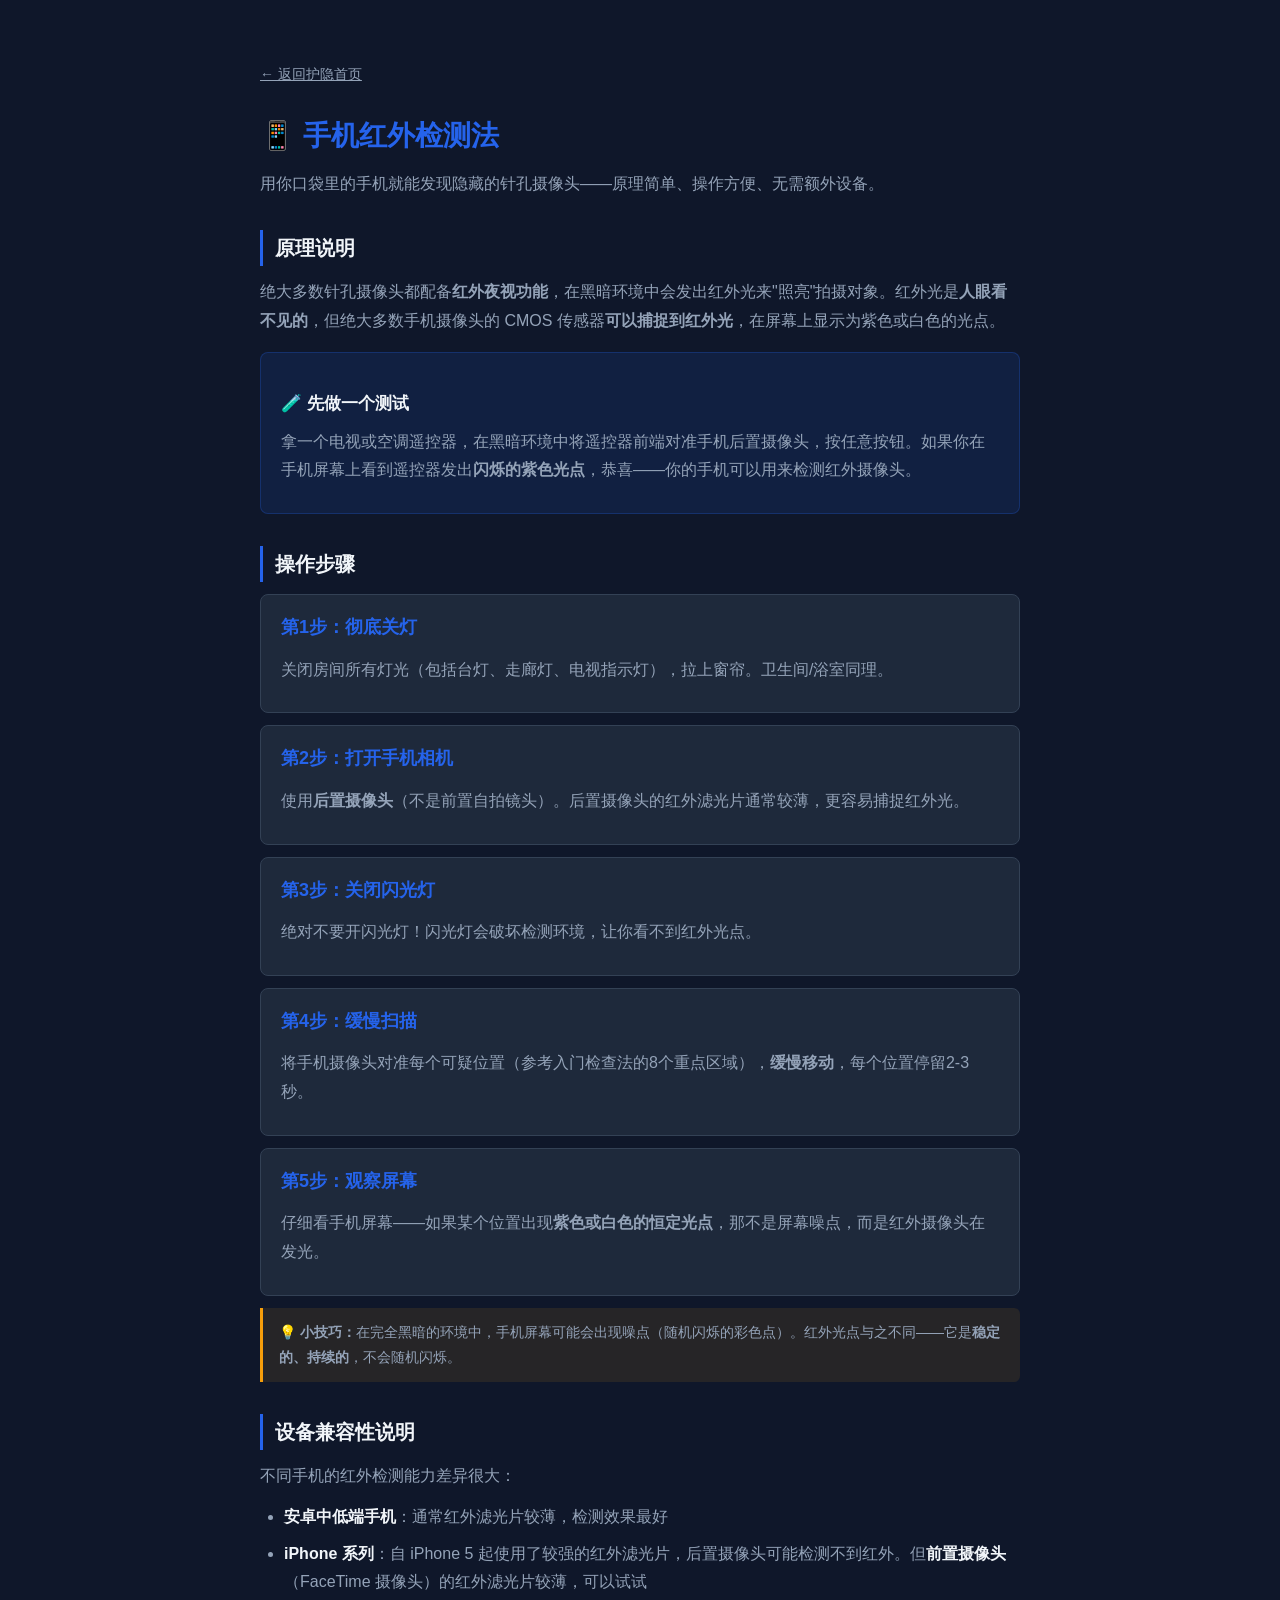
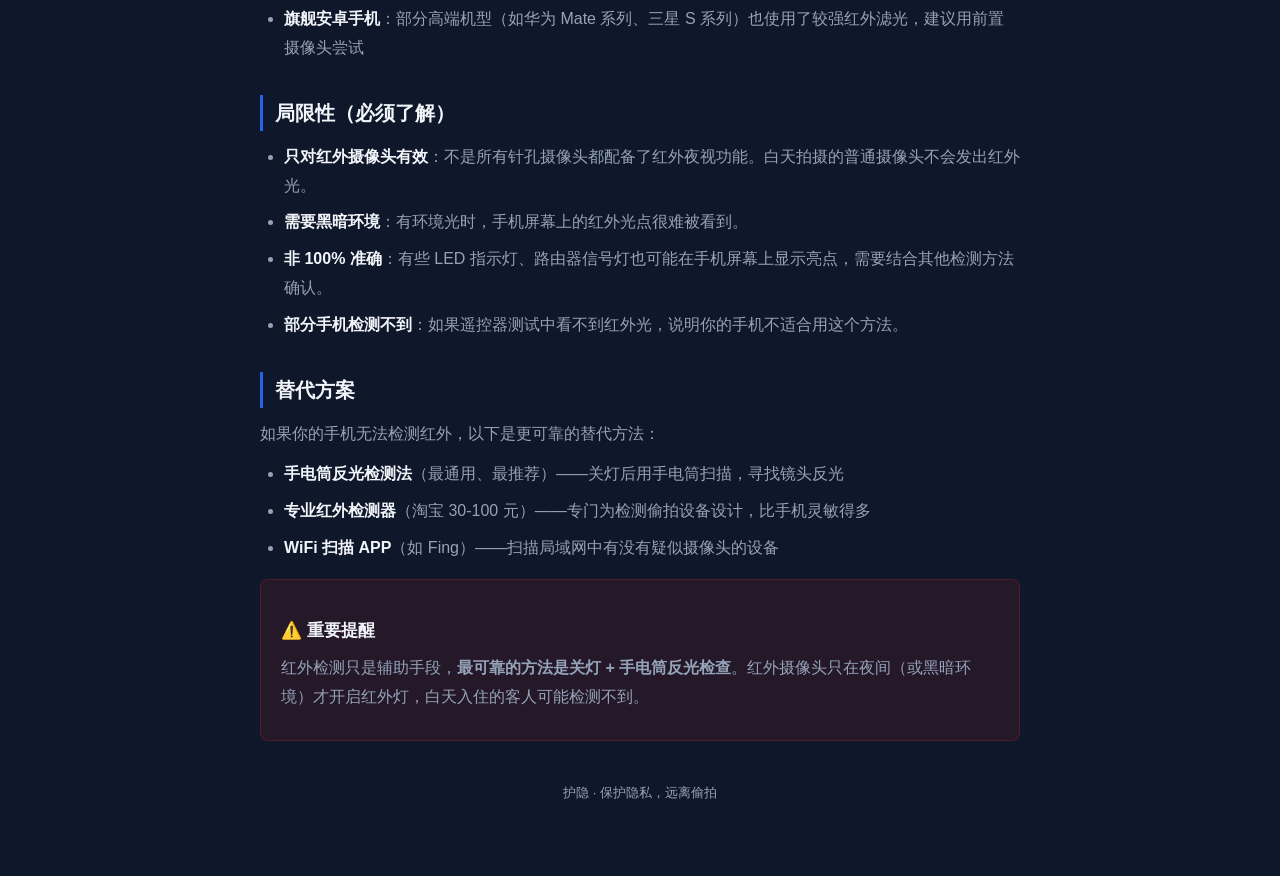
<file: guides/ir-detect.html>
<!DOCTYPE html>
<html lang="zh-CN">
<head>
<meta charset="UTF-8">
<meta name="viewport" content="width=device-width, initial-scale=1.0">
<title>手机红外检测法 - 护隐防偷拍攻略</title>
<style>
  :root { --bg:#0f172a; --card:#1e293b; --text:#f1f5f9; --text2:#94a3b8; --border:#334155; --primary:#2563eb; --danger:#dc2626; }
  * { box-sizing:border-box; margin:0; padding:0; }
  body { font-family:-apple-system,BlinkMacSystemFont,"Segoe UI",Roboto,sans-serif; background:var(--bg); color:var(--text); line-height:1.8; padding:20px; }
  .container { max-width:800px; margin:0 auto; padding:40px 20px; }
  h1 { font-size:28px; margin-bottom:8px; color:var(--primary); }
  h2 { font-size:20px; margin:32px 0 12px; padding-left:12px; border-left:3px solid var(--primary); }
  h3 { font-size:17px; margin:20px 0 8px; }
  p { color:var(--text2); margin-bottom:12px; }
  ul,ol { color:var(--text2); padding-left:24px; margin-bottom:16px; }
  li { margin-bottom:8px; }
  li strong { color:var(--text); }
  .highlight { background:rgba(37,99,235,0.12); border:1px solid rgba(37,99,235,0.25); border-radius:8px; padding:16px 20px; margin:16px 0; }
  .warning { background:rgba(220,38,38,0.1); border:1px solid rgba(220,38,38,0.25); border-radius:8px; padding:16px 20px; margin:16px 0; }
  .step { background:var(--card); border:1px solid var(--border); border-radius:8px; padding:16px 20px; margin:12px 0; }
  .step .num { color:var(--primary); font-weight:700; font-size:18px; }
  .back { display:inline-block; margin-bottom:24px; color:var(--text2); font-size:14px; }
  .back:hover { color:var(--text); }
  .tip { background:rgba(245,158,11,0.1); border-left:3px solid #f59e0b; padding:12px 16px; margin:12px 0; border-radius:0 6px 6px 0; font-size:14px; color:var(--text2); }
  @media print { body { background:#fff; color:#000; } .container { max-width:100%; } }
</style>
</head>
<body>
<div class="container">
  <a href="../index.html" class="back">← 返回护隐首页</a>
  <h1>📱 手机红外检测法</h1>
  <p>用你口袋里的手机就能发现隐藏的针孔摄像头——原理简单、操作方便、无需额外设备。</p>

  <h2>原理说明</h2>
  <p>绝大多数针孔摄像头都配备<strong>红外夜视功能</strong>，在黑暗环境中会发出红外光来"照亮"拍摄对象。红外光是<strong>人眼看不见的</strong>，但绝大多数手机摄像头的 CMOS 传感器<strong>可以捕捉到红外光</strong>，在屏幕上显示为紫色或白色的光点。</p>

  <div class="highlight">
    <h3>🧪 先做一个测试</h3>
    <p>拿一个电视或空调遥控器，在黑暗环境中将遥控器前端对准手机后置摄像头，按任意按钮。如果你在手机屏幕上看到遥控器发出<strong>闪烁的紫色光点</strong>，恭喜——你的手机可以用来检测红外摄像头。</p>
  </div>

  <h2>操作步骤</h2>

  <div class="step"><p class="num">第1步：彻底关灯</p>
    <p>关闭房间所有灯光（包括台灯、走廊灯、电视指示灯），拉上窗帘。卫生间/浴室同理。</p></div>

  <div class="step"><p class="num">第2步：打开手机相机</p>
    <p>使用<strong>后置摄像头</strong>（不是前置自拍镜头）。后置摄像头的红外滤光片通常较薄，更容易捕捉红外光。</p></div>

  <div class="step"><p class="num">第3步：关闭闪光灯</p>
    <p>绝对不要开闪光灯！闪光灯会破坏检测环境，让你看不到红外光点。</p></div>

  <div class="step"><p class="num">第4步：缓慢扫描</p>
    <p>将手机摄像头对准每个可疑位置（参考入门检查法的8个重点区域），<strong>缓慢移动</strong>，每个位置停留2-3秒。</p></div>

  <div class="step"><p class="num">第5步：观察屏幕</p>
    <p>仔细看手机屏幕——如果某个位置出现<strong>紫色或白色的恒定光点</strong>，那不是屏幕噪点，而是红外摄像头在发光。</p></div>

  <div class="tip">
    <strong>💡 小技巧：</strong>在完全黑暗的环境中，手机屏幕可能会出现噪点（随机闪烁的彩色点）。红外光点与之不同——它是<strong>稳定的、持续的</strong>，不会随机闪烁。
  </div>

  <h2>设备兼容性说明</h2>
  <p>不同手机的红外检测能力差异很大：</p>
  <ul>
    <li><strong>安卓中低端手机</strong>：通常红外滤光片较薄，检测效果最好</li>
    <li><strong>iPhone 系列</strong>：自 iPhone 5 起使用了较强的红外滤光片，后置摄像头可能检测不到红外。但<strong>前置摄像头</strong>（FaceTime 摄像头）的红外滤光片较薄，可以试试</li>
    <li><strong>旗舰安卓手机</strong>：部分高端机型（如华为 Mate 系列、三星 S 系列）也使用了较强红外滤光，建议用前置摄像头尝试</li>
  </ul>

  <h2>局限性（必须了解）</h2>
  <ul>
    <li><strong>只对红外摄像头有效</strong>：不是所有针孔摄像头都配备了红外夜视功能。白天拍摄的普通摄像头不会发出红外光。</li>
    <li><strong>需要黑暗环境</strong>：有环境光时，手机屏幕上的红外光点很难被看到。</li>
    <li><strong>非 100% 准确</strong>：有些 LED 指示灯、路由器信号灯也可能在手机屏幕上显示亮点，需要结合其他检测方法确认。</li>
    <li><strong>部分手机检测不到</strong>：如果遥控器测试中看不到红外光，说明你的手机不适合用这个方法。</li>
  </ul>

  <h2>替代方案</h2>
  <p>如果你的手机无法检测红外，以下是更可靠的替代方法：</p>
  <ul>
    <li><strong>手电筒反光检测法</strong>（最通用、最推荐）——关灯后用手电筒扫描，寻找镜头反光</li>
    <li><strong>专业红外检测器</strong>（淘宝 30-100 元）——专门为检测偷拍设备设计，比手机灵敏得多</li>
    <li><strong>WiFi 扫描 APP</strong>（如 Fing）——扫描局域网中有没有疑似摄像头的设备</li>
  </ul>

  <div class="warning">
    <h3>⚠️ 重要提醒</h3>
    <p>红外检测只是辅助手段，<strong>最可靠的方法是关灯 + 手电筒反光检查</strong>。红外摄像头只在夜间（或黑暗环境）才开启红外灯，白天入住的客人可能检测不到。</p>
  </div>

  <p style="margin-top:40px;text-align:center;color:var(--text2);font-size:13px;">护隐 · 保护隐私，远离偷拍</p>
</div>
</body>
</html>
</file>
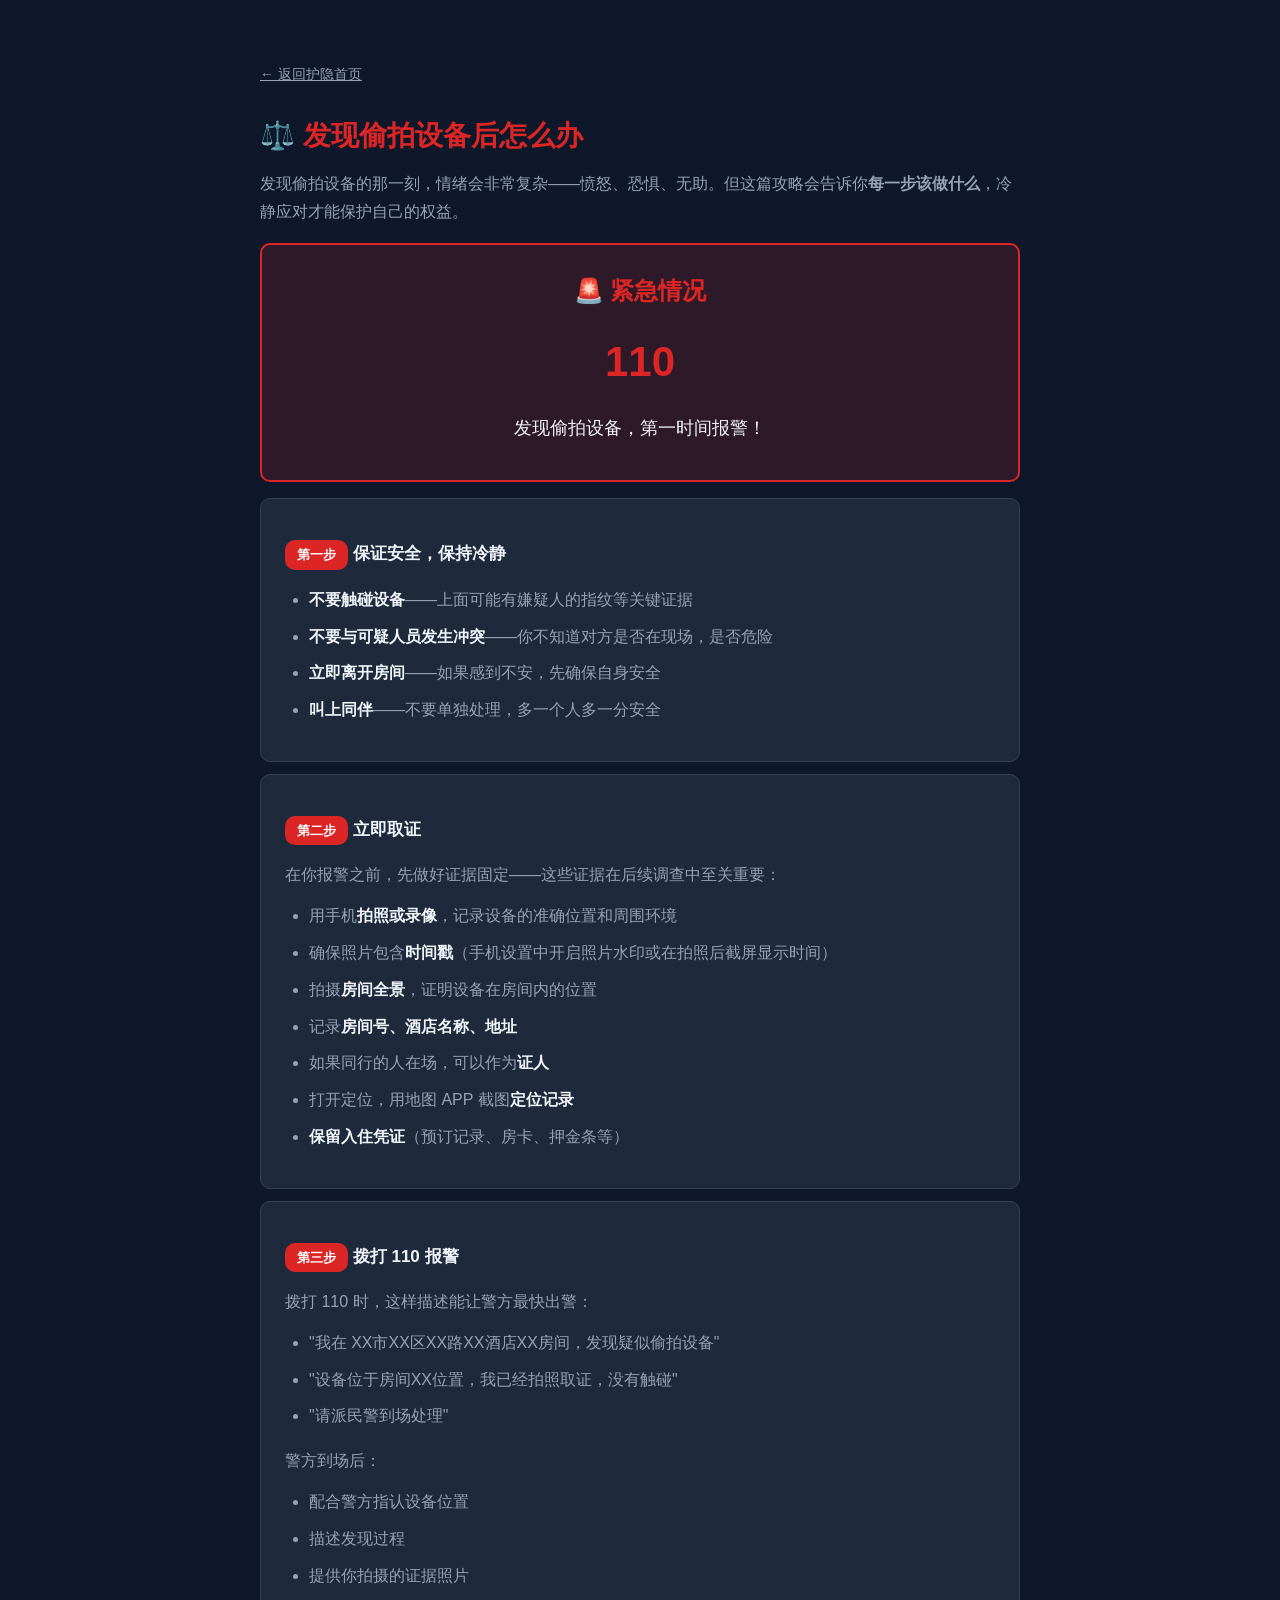
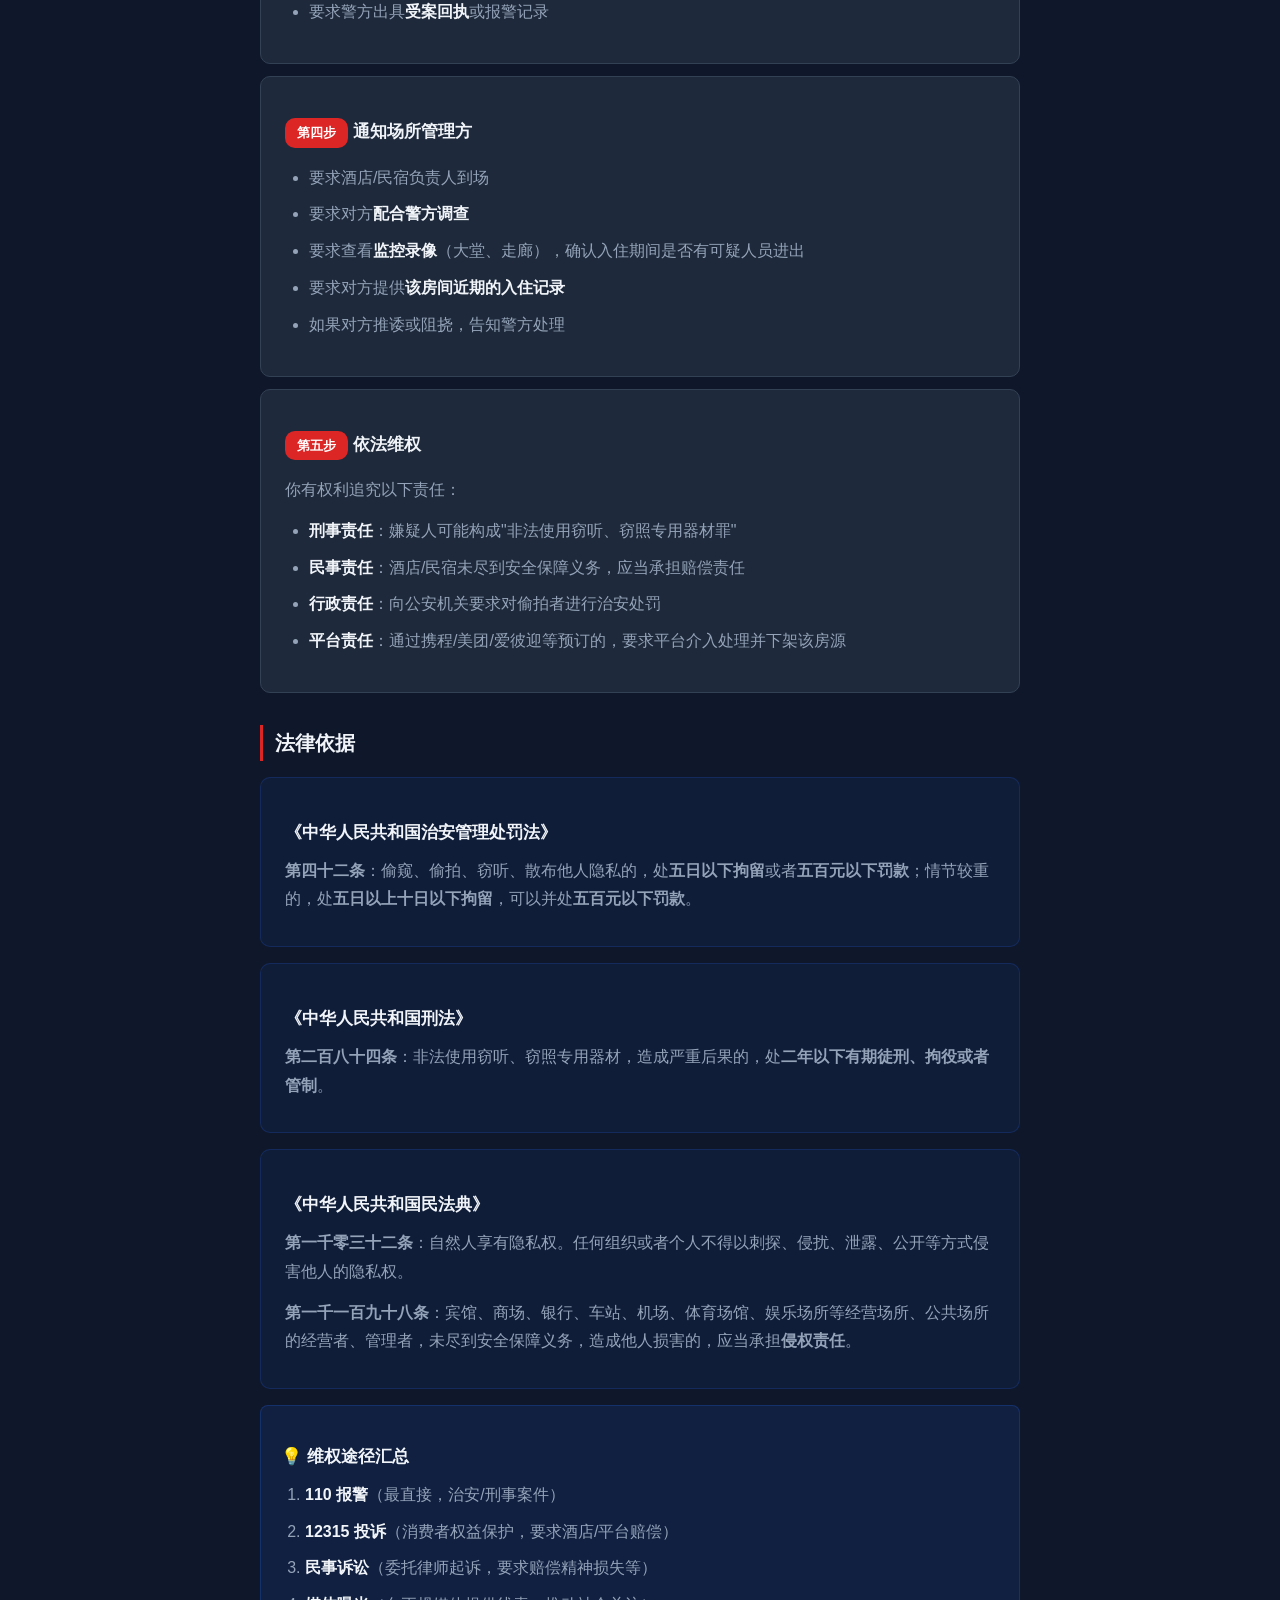
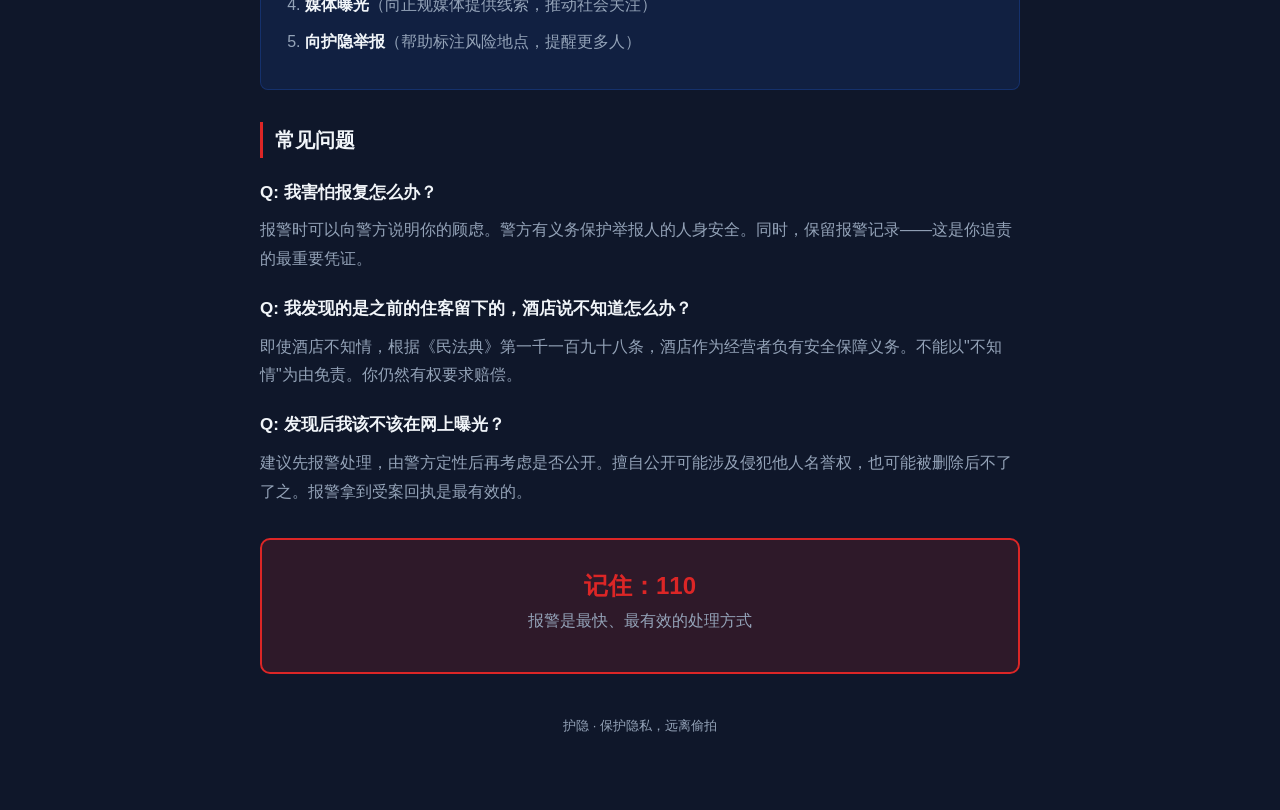
<file: guides/legal-rights.html>
<!DOCTYPE html>
<html lang="zh-CN">
<head>
<meta charset="UTF-8">
<meta name="viewport" content="width=device-width, initial-scale=1.0">
<title>发现后怎么办 - 护隐防偷拍攻略</title>
<style>:root{--bg:#0f172a;--card:#1e293b;--text:#f1f5f9;--text2:#94a3b8;--border:#334155;--danger:#dc2626;--primary:#2563eb}*{box-sizing:border-box;margin:0;padding:0}body{font-family:-apple-system,BlinkMacSystemFont,"Segoe UI",Roboto,sans-serif;background:var(--bg);color:var(--text);line-height:1.8;padding:20px}.container{max-width:800px;margin:0 auto;padding:40px 20px}h1{font-size:28px;margin-bottom:8px;color:var(--danger)}h2{font-size:20px;margin:32px 0 12px;padding-left:12px;border-left:3px solid var(--danger)}h3{font-size:17px;margin:20px 0 8px}p{color:var(--text2);margin-bottom:12px}ul,ol{color:var(--text2);padding-left:24px;margin-bottom:16px}li{margin-bottom:8px}li strong{color:var(--text)}.emergency{background:rgba(220,38,38,0.15);border:2px solid var(--danger);border-radius:10px;padding:24px;margin:16px 0;text-align:center}.emergency h2{font-size:24px;margin:0;padding:0;border:none;color:var(--danger)}.emergency .phone{font-size:42px;font-weight:800;color:var(--danger);margin:12px 0}.step-box{background:var(--card);border:1px solid var(--border);border-radius:10px;padding:20px 24px;margin:12px 0}.step-box .label{display:inline-block;background:var(--danger);color:#fff;padding:3px 12px;border-radius:10px;font-size:13px;font-weight:600;margin-bottom:8px}.law-box{background:rgba(37,99,235,0.08);border:1px solid rgba(37,99,235,0.2);border-radius:10px;padding:20px 24px;margin:16px 0}.highlight{background:rgba(37,99,235,0.12);border:1px solid rgba(37,99,235,0.25);border-radius:8px;padding:16px 20px;margin:16px 0}.back{display:inline-block;margin-bottom:24px;color:var(--text2);font-size:14px}.back:hover{color:var(--text)}@media print{body{background:#fff;color:#000}.container{max-width:100%}}</style>
</head>
<body>
<div class="container">
<a href="../index.html" class="back">← 返回护隐首页</a>
<h1>⚖️ 发现偷拍设备后怎么办</h1>
<p>发现偷拍设备的那一刻，情绪会非常复杂——愤怒、恐惧、无助。但这篇攻略会告诉你<strong>每一步该做什么</strong>，冷静应对才能保护自己的权益。</p>

<div class="emergency">
<h2>🚨 紧急情况</h2>
<div class="phone">110</div>
<p style="color:var(--text);font-size:18px;">发现偷拍设备，第一时间报警！</p>
</div>

<div class="step-box">
<h3><span class="label">第一步</span> 保证安全，保持冷静</h3>
<ul>
<li><strong>不要触碰设备</strong>——上面可能有嫌疑人的指纹等关键证据</li>
<li><strong>不要与可疑人员发生冲突</strong>——你不知道对方是否在现场，是否危险</li>
<li><strong>立即离开房间</strong>——如果感到不安，先确保自身安全</li>
<li><strong>叫上同伴</strong>——不要单独处理，多一个人多一分安全</li>
</ul>
</div>

<div class="step-box">
<h3><span class="label">第二步</span> 立即取证</h3>
<p>在你报警之前，先做好证据固定——这些证据在后续调查中至关重要：</p>
<ul>
<li>用手机<strong>拍照或录像</strong>，记录设备的准确位置和周围环境</li>
<li>确保照片包含<strong>时间戳</strong>（手机设置中开启照片水印或在拍照后截屏显示时间）</li>
<li>拍摄<strong>房间全景</strong>，证明设备在房间内的位置</li>
<li>记录<strong>房间号、酒店名称、地址</strong></li>
<li>如果同行的人在场，可以作为<strong>证人</strong></li>
<li>打开定位，用地图 APP 截图<strong>定位记录</strong></li>
<li><strong>保留入住凭证</strong>（预订记录、房卡、押金条等）</li>
</ul>
</div>

<div class="step-box">
<h3><span class="label">第三步</span> 拨打 110 报警</h3>
<p>拨打 110 时，这样描述能让警方最快出警：</p>
<ul>
<li>"我在 XX市XX区XX路XX酒店XX房间，发现疑似偷拍设备"</li>
<li>"设备位于房间XX位置，我已经拍照取证，没有触碰"</li>
<li>"请派民警到场处理"</li>
</ul>
<p>警方到场后：</p>
<ul>
<li>配合警方指认设备位置</li>
<li>描述发现过程</li>
<li>提供你拍摄的证据照片</li>
<li>要求警方出具<strong>受案回执</strong>或报警记录</li>
</ul>
</div>

<div class="step-box">
<h3><span class="label">第四步</span> 通知场所管理方</h3>
<ul>
<li>要求酒店/民宿负责人到场</li>
<li>要求对方<strong>配合警方调查</strong></li>
<li>要求查看<strong>监控录像</strong>（大堂、走廊），确认入住期间是否有可疑人员进出</li>
<li>要求对方提供<strong>该房间近期的入住记录</strong></li>
<li>如果对方推诿或阻挠，告知警方处理</li>
</ul>
</div>

<div class="step-box">
<h3><span class="label">第五步</span> 依法维权</h3>
<p>你有权利追究以下责任：</p>
<ul>
<li><strong>刑事责任</strong>：嫌疑人可能构成"非法使用窃听、窃照专用器材罪"</li>
<li><strong>民事责任</strong>：酒店/民宿未尽到安全保障义务，应当承担赔偿责任</li>
<li><strong>行政责任</strong>：向公安机关要求对偷拍者进行治安处罚</li>
<li><strong>平台责任</strong>：通过携程/美团/爱彼迎等预订的，要求平台介入处理并下架该房源</li>
</ul>
</div>

<h2>法律依据</h2>

<div class="law-box">
<h3>《中华人民共和国治安管理处罚法》</h3>
<p><strong>第四十二条</strong>：偷窥、偷拍、窃听、散布他人隐私的，处<strong>五日以下拘留</strong>或者<strong>五百元以下罚款</strong>；情节较重的，处<strong>五日以上十日以下拘留</strong>，可以并处<strong>五百元以下罚款</strong>。</p>
</div>

<div class="law-box">
<h3>《中华人民共和国刑法》</h3>
<p><strong>第二百八十四条</strong>：非法使用窃听、窃照专用器材，造成严重后果的，处<strong>二年以下有期徒刑、拘役或者管制</strong>。</p>
</div>

<div class="law-box">
<h3>《中华人民共和国民法典》</h3>
<p><strong>第一千零三十二条</strong>：自然人享有隐私权。任何组织或者个人不得以刺探、侵扰、泄露、公开等方式侵害他人的隐私权。</p>
<p><strong>第一千一百九十八条</strong>：宾馆、商场、银行、车站、机场、体育场馆、娱乐场所等经营场所、公共场所的经营者、管理者，未尽到安全保障义务，造成他人损害的，应当承担<strong>侵权责任</strong>。</p>
</div>

<div class="highlight">
<h3>💡 维权途径汇总</h3>
<ol>
<li><strong>110 报警</strong>（最直接，治安/刑事案件）</li>
<li><strong>12315 投诉</strong>（消费者权益保护，要求酒店/平台赔偿）</li>
<li><strong>民事诉讼</strong>（委托律师起诉，要求赔偿精神损失等）</li>
<li><strong>媒体曝光</strong>（向正规媒体提供线索，推动社会关注）</li>
<li><strong>向护隐举报</strong>（帮助标注风险地点，提醒更多人）</li>
</ol>
</div>

<h2>常见问题</h2>

<h3>Q: 我害怕报复怎么办？</h3>
<p>报警时可以向警方说明你的顾虑。警方有义务保护举报人的人身安全。同时，保留报警记录——这是你追责的最重要凭证。</p>

<h3>Q: 我发现的是之前的住客留下的，酒店说不知道怎么办？</h3>
<p>即使酒店不知情，根据《民法典》第一千一百九十八条，酒店作为经营者负有安全保障义务。不能以"不知情"为由免责。你仍然有权要求赔偿。</p>

<h3>Q: 发现后我该不该在网上曝光？</h3>
<p>建议先报警处理，由警方定性后再考虑是否公开。擅自公开可能涉及侵犯他人名誉权，也可能被删除后不了了之。报警拿到受案回执是最有效的。</p>

<div class="emergency" style="margin-top:32px;">
<h2>记住：110</h2>
<p style="color:var(--text2);">报警是最快、最有效的处理方式</p>
</div>

<p style="margin-top:40px;text-align:center;color:var(--text2);font-size:13px;">护隐 · 保护隐私，远离偷拍</p>
</div>
</body>
</html>
</file>
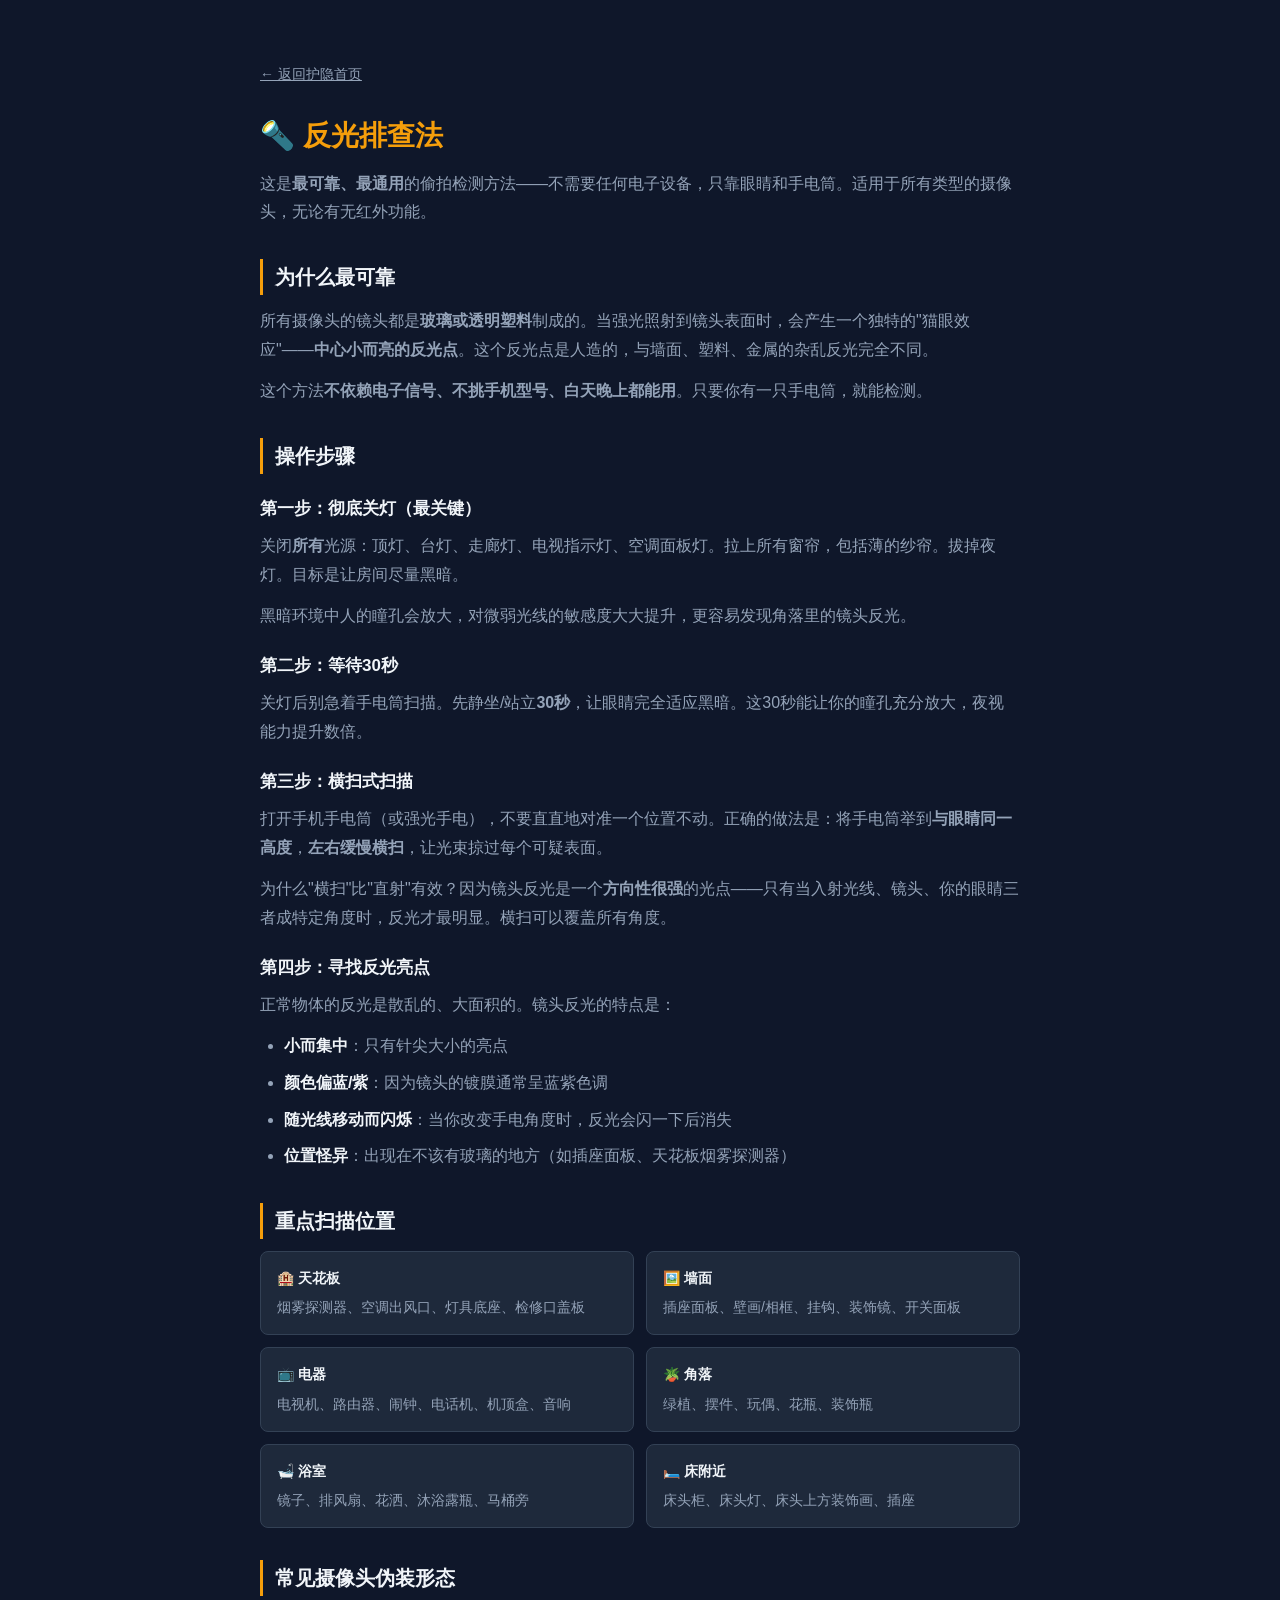
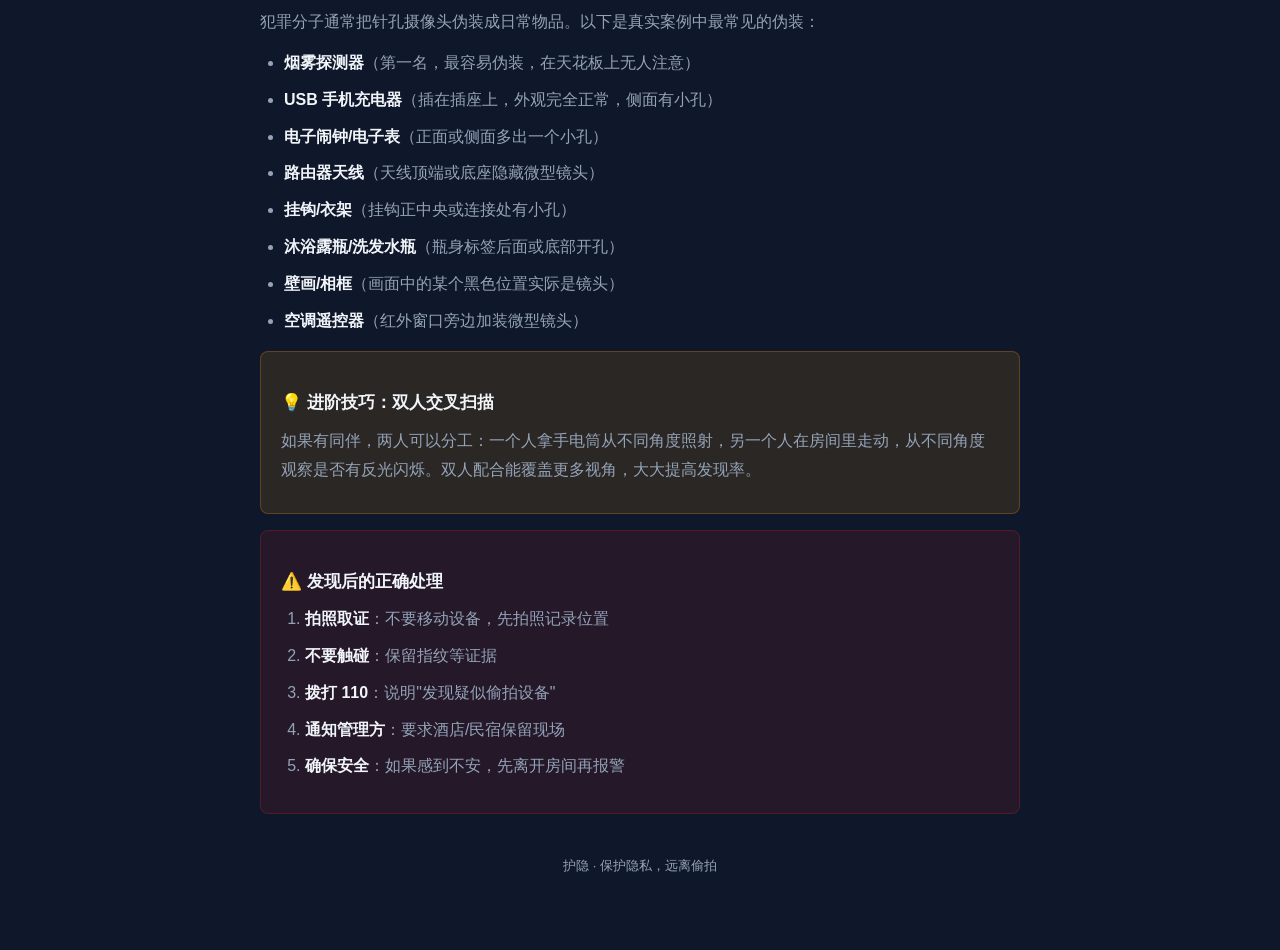
<file: guides/reflect-check.html>
<!DOCTYPE html>
<html lang="zh-CN">
<head>
<meta charset="UTF-8">
<meta name="viewport" content="width=device-width, initial-scale=1.0">
<title>反光排查法 - 护隐防偷拍攻略</title>
<style>:root{--bg:#0f172a;--card:#1e293b;--text:#f1f5f9;--text2:#94a3b8;--border:#334155;--primary:#2563eb;--danger:#dc2626;--warn:#f59e0b}*{box-sizing:border-box;margin:0;padding:0}body{font-family:-apple-system,BlinkMacSystemFont,"Segoe UI",Roboto,sans-serif;background:var(--bg);color:var(--text);line-height:1.8;padding:20px}.container{max-width:800px;margin:0 auto;padding:40px 20px}h1{font-size:28px;margin-bottom:8px;color:var(--warn)}h2{font-size:20px;margin:32px 0 12px;padding-left:12px;border-left:3px solid var(--warn)}h3{font-size:17px;margin:20px 0 8px}p{color:var(--text2);margin-bottom:12px}ul,ol{color:var(--text2);padding-left:24px;margin-bottom:16px}li{margin-bottom:8px}li strong{color:var(--text)}.highlight{background:rgba(245,158,11,0.12);border:1px solid rgba(245,158,11,0.25);border-radius:8px;padding:16px 20px;margin:16px 0}.warning{background:rgba(220,38,38,0.1);border:1px solid rgba(220,38,38,0.25);border-radius:8px;padding:16px 20px;margin:16px 0}.back{display:inline-block;margin-bottom:24px;color:var(--text2);font-size:14px}.back:hover{color:var(--text)}.loc-grid{display:grid;grid-template-columns:1fr 1fr;gap:12px}.loc-item{background:var(--card);border:1px solid var(--border);border-radius:8px;padding:14px 16px;font-size:14px;color:var(--text2)}.loc-item strong{display:block;color:var(--text);margin-bottom:4px}@media(max-width:600px){.loc-grid{grid-template-columns:1fr}}@media print{body{background:#fff;color:#000}.container{max-width:100%}}</style>
</head>
<body>
<div class="container">
<a href="../index.html" class="back">← 返回护隐首页</a>
<h1>🔦 反光排查法</h1>
<p>这是<strong>最可靠、最通用</strong>的偷拍检测方法——不需要任何电子设备，只靠眼睛和手电筒。适用于所有类型的摄像头，无论有无红外功能。</p>

<h2>为什么最可靠</h2>
<p>所有摄像头的镜头都是<strong>玻璃或透明塑料</strong>制成的。当强光照射到镜头表面时，会产生一个独特的"猫眼效应"——<strong>中心小而亮的反光点</strong>。这个反光点是人造的，与墙面、塑料、金属的杂乱反光完全不同。</p>
<p>这个方法<strong>不依赖电子信号、不挑手机型号、白天晚上都能用</strong>。只要你有一只手电筒，就能检测。</p>

<h2>操作步骤</h2>

<h3>第一步：彻底关灯（最关键）</h3>
<p>关闭<strong>所有</strong>光源：顶灯、台灯、走廊灯、电视指示灯、空调面板灯。拉上所有窗帘，包括薄的纱帘。拔掉夜灯。目标是让房间尽量黑暗。</p>
<p>黑暗环境中人的瞳孔会放大，对微弱光线的敏感度大大提升，更容易发现角落里的镜头反光。</p>

<h3>第二步：等待30秒</h3>
<p>关灯后别急着手电筒扫描。先静坐/站立<strong>30秒</strong>，让眼睛完全适应黑暗。这30秒能让你的瞳孔充分放大，夜视能力提升数倍。</p>

<h3>第三步：横扫式扫描</h3>
<p>打开手机手电筒（或强光手电），不要直直地对准一个位置不动。正确的做法是：将手电筒举到<strong>与眼睛同一高度</strong>，<strong>左右缓慢横扫</strong>，让光束掠过每个可疑表面。</p>
<p>为什么"横扫"比"直射"有效？因为镜头反光是一个<strong>方向性很强</strong>的光点——只有当入射光线、镜头、你的眼睛三者成特定角度时，反光才最明显。横扫可以覆盖所有角度。</p>

<h3>第四步：寻找反光亮点</h3>
<p>正常物体的反光是散乱的、大面积的。镜头反光的特点是：</p>
<ul>
<li><strong>小而集中</strong>：只有针尖大小的亮点</li>
<li><strong>颜色偏蓝/紫</strong>：因为镜头的镀膜通常呈蓝紫色调</li>
<li><strong>随光线移动而闪烁</strong>：当你改变手电角度时，反光会闪一下后消失</li>
<li><strong>位置怪异</strong>：出现在不该有玻璃的地方（如插座面板、天花板烟雾探测器）</li>
</ul>

<h2>重点扫描位置</h2>
<div class="loc-grid">
<div class="loc-item"><strong>🏨 天花板</strong>烟雾探测器、空调出风口、灯具底座、检修口盖板</div>
<div class="loc-item"><strong>🖼️ 墙面</strong>插座面板、壁画/相框、挂钩、装饰镜、开关面板</div>
<div class="loc-item"><strong>📺 电器</strong>电视机、路由器、闹钟、电话机、机顶盒、音响</div>
<div class="loc-item"><strong>🪴 角落</strong>绿植、摆件、玩偶、花瓶、装饰瓶</div>
<div class="loc-item"><strong>🛁 浴室</strong>镜子、排风扇、花洒、沐浴露瓶、马桶旁</div>
<div class="loc-item"><strong>🛏️ 床附近</strong>床头柜、床头灯、床头上方装饰画、插座</div>
</div>

<h2>常见摄像头伪装形态</h2>
<p>犯罪分子通常把针孔摄像头伪装成日常物品。以下是真实案例中最常见的伪装：</p>
<ul>
<li><strong>烟雾探测器</strong>（第一名，最容易伪装，在天花板上无人注意）</li>
<li><strong>USB 手机充电器</strong>（插在插座上，外观完全正常，侧面有小孔）</li>
<li><strong>电子闹钟/电子表</strong>（正面或侧面多出一个小孔）</li>
<li><strong>路由器天线</strong>（天线顶端或底座隐藏微型镜头）</li>
<li><strong>挂钩/衣架</strong>（挂钩正中央或连接处有小孔）</li>
<li><strong>沐浴露瓶/洗发水瓶</strong>（瓶身标签后面或底部开孔）</li>
<li><strong>壁画/相框</strong>（画面中的某个黑色位置实际是镜头）</li>
<li><strong>空调遥控器</strong>（红外窗口旁边加装微型镜头）</li>
</ul>

<div class="highlight">
<h3>💡 进阶技巧：双人交叉扫描</h3>
<p>如果有同伴，两人可以分工：一个人拿手电筒从不同角度照射，另一个人在房间里走动，从不同角度观察是否有反光闪烁。双人配合能覆盖更多视角，大大提高发现率。</p>
</div>

<div class="warning">
<h3>⚠️ 发现后的正确处理</h3>
<ol>
<li><strong>拍照取证</strong>：不要移动设备，先拍照记录位置</li>
<li><strong>不要触碰</strong>：保留指纹等证据</li>
<li><strong>拨打 110</strong>：说明"发现疑似偷拍设备"</li>
<li><strong>通知管理方</strong>：要求酒店/民宿保留现场</li>
<li><strong>确保安全</strong>：如果感到不安，先离开房间再报警</li>
</ol>
</div>

<p style="margin-top:40px;text-align:center;color:var(--text2);font-size:13px;">护隐 · 保护隐私，远离偷拍</p>
</div>
</body>
</html>
</file>
<file: css/style.css>
/* ===== 基础重置 ===== */
*, *::before, *::after { box-sizing: border-box; margin: 0; padding: 0; }

:root {
  --primary: #2563eb;
  --primary-dark: #1d4ed8;
  --danger: #dc2626;
  --warning: #f59e0b;
  --success: #10b981;
  --bg: #0f172a;
  --bg-card: #1e293b;
  --bg-card-hover: #273548;
  --bg-alt: #1a2236;
  --text: #f1f5f9;
  --text-secondary: #94a3b8;
  --border: #334155;
  --border-light: #475569;
  --radius: 12px;
  --radius-sm: 8px;
  --shadow: 0 4px 24px rgba(0,0,0,0.3);
  --transition: 0.2s ease;
}

html { scroll-behavior: auto; }
body {
  font-family: -apple-system, BlinkMacSystemFont, "Segoe UI", Roboto, "Helvetica Neue", Arial, sans-serif;
  background: var(--bg);
  color: var(--text);
  line-height: 1.6;
  overflow-x: hidden;
}

a { text-decoration: none; color: inherit; }
button { cursor: pointer; border: none; font-family: inherit; }
input, select, textarea { font-family: inherit; }

/* ===== 导航栏 ===== */
.navbar {
  position: fixed; top: 0; left: 0; right: 0; z-index: 1000;
  background: rgba(15, 23, 42, 0.85);
  backdrop-filter: blur(12px);
  border-bottom: 1px solid var(--border);
  transition: var(--transition);
}
.nav-inner {
  max-width: 1400px; margin: 0 auto;
  display: flex; align-items: center; justify-content: space-between;
  padding: 14px 20px;
}
.logo {
  font-size: 20px; font-weight: 700;
  background: linear-gradient(135deg, var(--primary), #6366f1);
  -webkit-background-clip: text; -webkit-text-fill-color: transparent;
  background-clip: text;
}
.nav-links { display: flex; gap: 28px; }
.nav-links a {
  color: var(--text-secondary); font-size: 14px; font-weight: 500;
  transition: var(--transition);
}
.nav-links a:hover { color: var(--text); }

.hamburger { display: none; background: none; color: var(--text); font-size: 24px; padding: 4px; }

.mobile-menu {
  display: none; position: fixed; top: 57px; left: 0; right: 0;
  background: var(--bg-card); border-bottom: 1px solid var(--border);
  padding: 16px 20px; z-index: 999; flex-direction: column; gap: 12px;
}
.mobile-menu.active { display: flex; }
.mobile-menu a { color: var(--text-secondary); font-size: 15px; padding: 8px 0; }

/* ===== 地图+Hero 融合区 ===== */
.map-hero {
  position: relative;
  width: 100%;
  height: 100vh;
  min-height: 600px;
  overflow: hidden;
}

/* 地图背景层 */
.map-hero-bg {
  position: absolute;
  inset: 0;
  z-index: 1;
  transition: transform 1s cubic-bezier(0.22, 0.61, 0.36, 1);
}
.map-hero-bg .leaflet-container {
  height: 100% !important;
  width: 100% !important;
  background: var(--bg);
}

/* Hero 覆盖层 */
.map-hero-overlay {
  position: absolute;
  inset: 0;
  z-index: 2;
  display: flex;
  flex-direction: column;
  align-items: center;
  justify-content: center;
  text-align: center;
  background: 
    radial-gradient(ellipse at 50% 40%, rgba(15,23,42,0.6) 0%, rgba(15,23,42,0.85) 60%, rgba(15,23,42,0.95) 100%),
    linear-gradient(180deg, rgba(15,23,42,0.7) 0%, rgba(15,23,42,0.9) 100%);
  backdrop-filter: blur(2px);
  transition: opacity 0.8s ease, visibility 0.8s ease;
}

.hero-content {
  max-width: 780px;
  padding: 0 20px;
}

.hero-badge {
  display: inline-block;
  background: rgba(37,99,235,0.2);
  border: 1px solid rgba(37,99,235,0.4);
  padding: 6px 18px;
  border-radius: 20px;
  font-size: 13px;
  color: var(--primary);
  margin-bottom: 24px;
  transition: all 0.8s ease;
}

.hero-content h1 {
  font-size: 52px;
  font-weight: 800;
  line-height: 1.25;
  margin-bottom: 20px;
  color: #fff;
}
.hero-content h1 .hl-word {
  display: block;
  transition: all 0.8s ease;
}

.hero-content p {
  font-size: 17px;
  color: var(--text-secondary);
  margin-bottom: 36px;
  transition: all 0.8s ease;
}

.hero-stats {
  display: flex;
  justify-content: center;
  gap: 48px;
  margin-bottom: 36px;
  transition: all 0.8s ease;
}
.stat-item { text-align: center; }
.stat-num {
  font-size: 38px;
  font-weight: 800;
  color: var(--primary);
  display: block;
  transition: all 0.8s ease;
}
.stat-label { font-size: 14px; color: var(--text-secondary); margin-top: 4px; }

.hero-btns {
  display: flex;
  gap: 16px;
  justify-content: center;
  flex-wrap: wrap;
  transition: all 0.8s ease;
}

/* 下滑提示 */
.scroll-hint {
  position: absolute;
  bottom: 24px;
  left: 50%;
  transform: translateX(-50%);
  display: flex;
  flex-direction: column;
  align-items: center;
  gap: 8px;
  color: var(--text-secondary);
  font-size: 13px;
  transition: opacity 0.6s ease;
  z-index: 3;
}
.scroll-arrow {
  width: 20px; height: 20px;
  border-right: 2px solid var(--text-secondary);
  border-bottom: 2px solid var(--text-secondary);
  transform: rotate(45deg);
  animation: scrollBounce 2s infinite;
}
@keyframes scrollBounce {
  0%, 100% { transform: rotate(45deg) translate(0,0); }
  50% { transform: rotate(45deg) translate(4px,4px); }
}

/* ---- 消散状态 ---- */
.map-hero.dissolved .map-hero-overlay {
  opacity: 0;
  visibility: hidden;
  pointer-events: none;
}
.map-hero.dissolved .hero-badge,
.map-hero.dissolved .hero-content p,
.map-hero.dissolved .hero-stats,
.map-hero.dissolved .hero-btns,
.map-hero.dissolved .scroll-hint {
  opacity: 0;
  transform: translateY(-30px);
}
.map-hero.dissolved .hero-content h1 .hl-word {
  opacity: 0;
  transform: translateY(-40px);
  filter: blur(10px);
}
/* 第一行先消散 */
.map-hero.dissolved .hero-content h1 .hl-word:first-child {
  transition-delay: 0s;
}
/* 第二行稍慢 */
.map-hero.dissolved .hero-content h1 .hl-word:last-child {
  transition-delay: 0.15s;
}

/* 地图推进效果 */
.map-hero.dissolved .map-hero-bg {
  transform: scale(1.0);
}

/* ===== 地图控件栏（消散后显示） ===== */
.map-controls-bar {
  position: absolute;
  top: 70px;
  left: 0;
  right: 0;
  z-index: 10;
  display: flex;
  flex-wrap: wrap;
  align-items: center;
  gap: 12px;
  padding: 12px 20px;
  background: rgba(15,23,42,0.7);
  backdrop-filter: blur(8px);
  border-bottom: 1px solid rgba(255,255,255,0.06);
  opacity: 0;
  visibility: hidden;
  transform: translateY(-20px);
  transition: all 0.6s ease 0.3s;
}
.map-hero.dissolved .map-controls-bar {
  opacity: 1;
  visibility: visible;
  transform: translateY(0);
}

.map-search input {
  background: var(--bg-card);
  border: 1px solid var(--border);
  color: var(--text);
  padding: 8px 14px;
  border-radius: var(--radius-sm);
  width: 240px;
  font-size: 13px;
  outline: none;
  transition: var(--transition);
}
.map-search input:focus { border-color: var(--primary); }

.map-filters { display: flex; gap: 6px; flex-wrap: wrap; }
.filter-btn {
  padding: 5px 12px;
  border-radius: 16px;
  font-size: 12px;
  background: var(--bg-card);
  color: var(--text-secondary);
  border: 1px solid var(--border);
  transition: var(--transition);
}
.filter-btn.active, .filter-btn:hover {
  background: var(--primary);
  color: #fff;
  border-color: var(--primary);
}

.map-legend {
  display: flex;
  gap: 14px;
  font-size: 12px;
  color: var(--text-secondary);
  margin-left: auto;
}
.legend-dot {
  width: 8px; height: 8px;
  border-radius: 50%;
  display: inline-block;
  margin-right: 3px;
  vertical-align: middle;
}
.legend-dot.safe { background: var(--success); }
.legend-dot.medium { background: var(--warning); }
.legend-dot.high { background: var(--danger); }
.legend-cross {
  width: 10px; height: 10px;
  display: inline-block;
  margin-right: 3px;
  vertical-align: middle;
  position: relative;
}
.legend-cross::before, .legend-cross::after {
  content: '';
  position: absolute;
  background: #6b7280;
  top: 0; left: 4px;
  width: 2px; height: 10px;
  border-radius: 1px;
}
.legend-cross::before { transform: rotate(45deg); }
.legend-cross::after { transform: rotate(-45deg); }

/* 案例标记 */
.case-marker-icon { cursor: pointer !important; }
.case-marker-icon > div { pointer-events: auto !important; }

/* Leaflet 弹窗 */
.leaflet-popup-close-button {
  color: #fff !important;
  font-size: 20px !important;
  font-weight: bold !important;
  top: 6px !important;
  right: 10px !important;
  z-index: 9999 !important;
  cursor: pointer !important;
  opacity: 0.8 !important;
}
.leaflet-popup-close-button:hover { opacity: 1 !important; color: #fff !important; }
.map-hero-bg .leaflet-control-zoom a {
  background: var(--bg-card);
  color: var(--text);
  border-color: var(--border);
}
.leaflet-popup-content-wrapper {
  background: var(--bg-card);
  color: var(--text);
  border: 1px solid var(--border);
}
.leaflet-popup-tip { background: var(--bg-card); }

/* ===== 按钮 ===== */
.btn {
  display: inline-flex;
  align-items: center;
  gap: 8px;
  padding: 12px 28px;
  border-radius: var(--radius-sm);
  font-size: 15px;
  font-weight: 600;
  transition: var(--transition);
}
.btn-primary { background: var(--primary); color: #fff; }
.btn-primary:hover {
  background: var(--primary-dark);
  transform: translateY(-1px);
  box-shadow: 0 4px 20px rgba(37,99,235,0.4);
}
.btn-outline { background: transparent; color: var(--text); border: 1px solid var(--border); }
.btn-outline:hover {
  border-color: var(--text-secondary);
  background: rgba(255,255,255,0.05);
}
.btn-lg { padding: 14px 32px; font-size: 16px; }

/* ===== 通用区块 ===== */
.section { padding: 80px 20px; max-width: 1200px; margin: 0 auto; }
.section-alt { background: var(--bg-alt); max-width: 100%; }
.section-header { text-align: center; margin-bottom: 48px; }
.section-header h2 { font-size: 32px; font-weight: 700; margin-bottom: 8px; }
.section-header p { color: var(--text-secondary); font-size: 16px; }

/* ===== 攻略卡片 ===== */
.guide-grid {
  display: grid;
  grid-template-columns: repeat(auto-fill, minmax(320px, 1fr));
  gap: 20px;
  max-width: 1200px;
  margin: 0 auto;
  padding: 0 20px;
}
.guide-card {
  background: var(--bg-card);
  border: 1px solid var(--border);
  border-radius: var(--radius);
  padding: 28px;
  cursor: pointer;
  transition: var(--transition);
}
.guide-card:hover {
  background: var(--bg-card-hover);
  border-color: var(--primary);
  transform: translateY(-2px);
  box-shadow: var(--shadow);
}
.guide-icon { font-size: 36px; margin-bottom: 16px; }
.guide-card h3 { font-size: 18px; font-weight: 600; margin-bottom: 8px; }
.guide-card p { font-size: 14px; color: var(--text-secondary); margin-bottom: 16px; line-height: 1.6; }
.guide-link { font-size: 14px; color: var(--primary); font-weight: 500; }

/* ===== 检测步骤 ===== */
.check-steps { max-width: 720px; margin: 0 auto; }
.check-step {
  display: flex; gap: 20px; padding: 24px 0;
  border-bottom: 1px solid var(--border);
}
.check-step:last-child { border-bottom: none; }
.step-num {
  font-size: 32px; font-weight: 800; color: var(--primary);
  min-width: 60px; line-height: 1;
}
.step-content h3 { font-size: 18px; font-weight: 600; margin-bottom: 6px; }
.step-content p { color: var(--text-secondary); font-size: 15px; line-height: 1.7; }

/* ===== 举报表单 ===== */
.report-container {
  max-width: 900px; margin: 0 auto;
  display: grid; grid-template-columns: 1fr 300px; gap: 32px;
}
.report-form {
  background: var(--bg-card);
  border: 1px solid var(--border);
  border-radius: var(--radius);
  padding: 32px;
}
.form-row { display: grid; grid-template-columns: 1fr 1fr; gap: 16px; }
.form-group { margin-bottom: 16px; }
.form-group label {
  display: block; font-size: 14px; font-weight: 500;
  margin-bottom: 6px; color: var(--text-secondary);
}
.form-group input,
.form-group select,
.form-group textarea {
  width: 100%; background: var(--bg);
  border: 1px solid var(--border);
  color: var(--text);
  padding: 10px 14px;
  border-radius: var(--radius-sm);
  font-size: 14px;
  outline: none;
  transition: var(--transition);
  resize: vertical;
}
.form-group input:focus,
.form-group select:focus,
.form-group textarea:focus { border-color: var(--primary); }

.risk-selector { display: flex; gap: 16px; flex-wrap: wrap; }
.risk-option {
  display: flex; align-items: center; gap: 6px;
  font-size: 14px; cursor: pointer; color: var(--text-secondary);
}
.report-info {
  background: var(--bg-card);
  border: 1px solid var(--border);
  border-radius: var(--radius);
  padding: 24px;
}
.report-info h3 { font-size: 16px; margin-bottom: 12px; }
.report-info ul { list-style: none; }
.report-info li {
  font-size: 14px; color: var(--text-secondary);
  padding: 6px 0; border-bottom: 1px solid var(--border);
}
.report-info li:last-child { border-bottom: none; }
.report-info li::before { content: "✓ "; color: var(--success); }
.emergency-call {
  margin-top: 16px; padding: 12px; text-align: center;
  background: rgba(220,38,38,0.15);
  border: 1px solid rgba(220,38,38,0.3);
  border-radius: var(--radius-sm);
  font-size: 15px;
}
.emergency-call strong { color: var(--danger); }

/* ===== 弹窗 ===== */
.modal-overlay {
  display: none; position: fixed; inset: 0; z-index: 2000;
  background: rgba(0,0,0,0.7); backdrop-filter: blur(4px);
  align-items: center; justify-content: center; padding: 20px;
}
.modal-overlay.active { display: flex; }
.modal {
  background: var(--bg-card);
  border: 1px solid var(--border);
  border-radius: var(--radius);
  max-width: 640px;
  width: 100%;
  max-height: 80vh;
  overflow-y: auto;
  position: relative;
}
.modal-body { padding: 32px; }
.modal-close {
  position: absolute; top: 12px; right: 16px;
  background: none; color: var(--text-secondary);
  font-size: 24px; padding: 4px 8px; z-index: 1;
}
.modal-close:hover { color: var(--text); }

/* ===== Toast ===== */
.toast {
  position: fixed; bottom: 24px; left: 50%; transform: translateX(-50%);
  background: var(--success); color: #fff;
  padding: 12px 24px; border-radius: var(--radius-sm);
  font-size: 14px; font-weight: 500; z-index: 3000;
  opacity: 0; transition: opacity 0.3s;
}
.toast.show { opacity: 1; }

/* ===== 页脚 ===== */
.footer {
  background: var(--bg-alt);
  border-top: 1px solid var(--border);
  padding: 48px 20px 24px;
}
.footer-content {
  max-width: 1200px; margin: 0 auto;
  display: flex; justify-content: space-between;
  gap: 40px; flex-wrap: wrap;
}
.footer-brand p {
  color: var(--text-secondary);
  font-size: 14px; margin-top: 8px; max-width: 300px;
}
.footer-links { display: flex; gap: 64px; }
.footer-col h4 { font-size: 14px; margin-bottom: 12px; }
.footer-col a {
  display: block; font-size: 14px;
  color: var(--text-secondary);
  padding: 4px 0; transition: var(--transition);
}
.footer-col a:hover { color: var(--text); }
.footer-bottom {
  max-width: 1200px; margin: 32px auto 0;
  padding-top: 16px;
  border-top: 1px solid var(--border);
  text-align: center;
  font-size: 13px;
  color: var(--text-secondary);
}
.footer-bottom p { margin-top: 4px; }

/* ===== 响应式 ===== */
@media (max-width: 768px) {
  .nav-links { display: none; }
  .hamburger { display: block; }

  .hero-content h1 { font-size: 32px; }
  .hero-stats { gap: 24px; }
  .stat-num { font-size: 28px; }

  .map-controls-bar {
    flex-direction: column;
    padding: 10px 14px;
    gap: 8px;
  }
  .map-search input { width: 100%; }
  .map-legend { margin-left: 0; }

  .report-container { grid-template-columns: 1fr; }
  .form-row { grid-template-columns: 1fr; }
  .footer-content { flex-direction: column; gap: 24px; }
  .footer-links { gap: 40px; }
  .guide-grid { grid-template-columns: 1fr; }
  .check-step { flex-direction: column; gap: 8px; }
  .risk-selector { flex-direction: column; }
}
</file>
